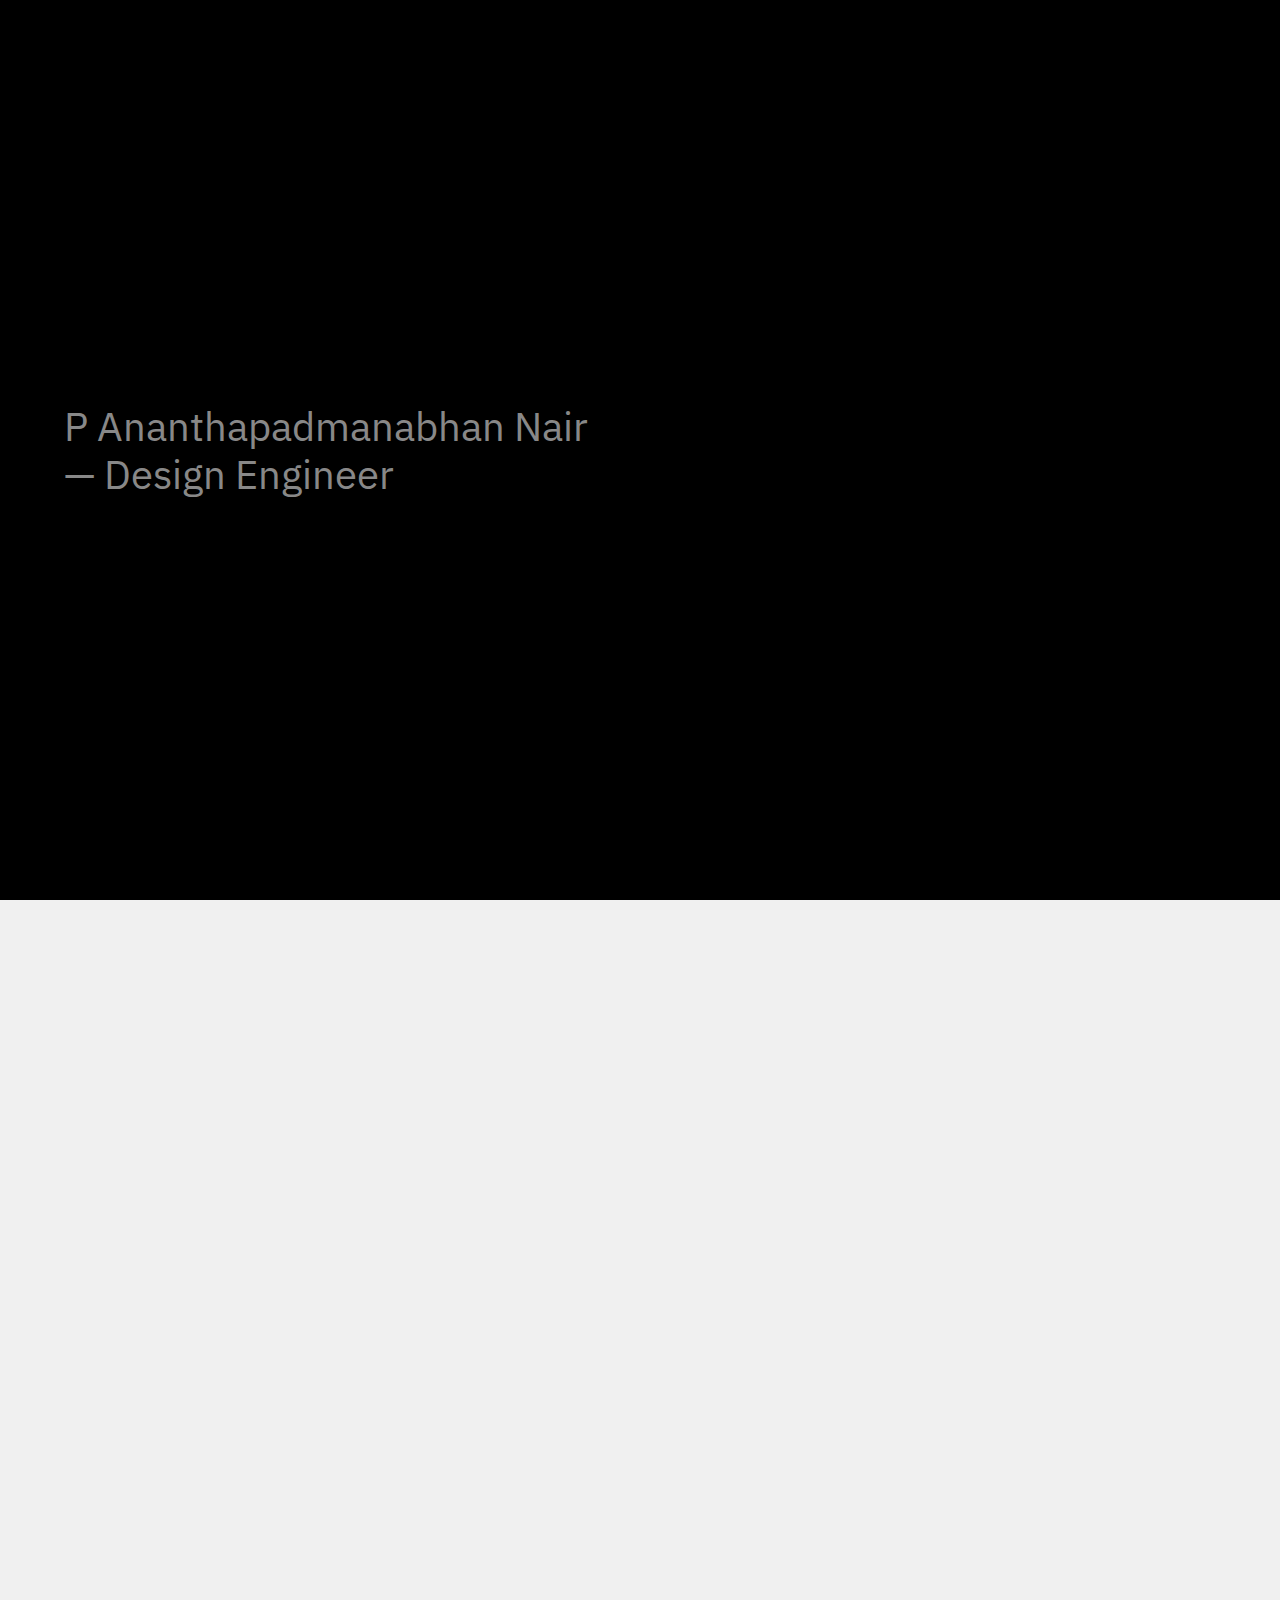
<file: index.html>
<!DOCTYPE html>
<html lang="en">

<head>
  <meta charset="UTF-8" />
  <meta name="viewport" content="width=device-width, initial-scale=1.0" />
  <title>P Ananthapadmanabhan Nair - UI/UX Designer & Front-End Developer</title>
  <meta name="description"
    content="The portfolio of P Ananthapadmanabhan Nair, a UI/UX Designer and Front-End Developer exploring the intersection of design, code, and AI." />
  <link rel="icon" type="image/png" href="images/ANANTHU2.png">

  <!-- Open Graph / Facebook -->
  <meta property="og:type" content="website" />
  <meta property="og:url" content="https://anxthu.github.io/my-portfolio/" />
  <meta property="og:title" content="P Ananthapadmanabhan Nair - UI/UX Designer & Front-End Developer" />
  <meta property="og:description"
    content="Exploring the intersection of design, code, and AI. View my projects and experiments." />
  <meta property="og:image" content="images/ANANTHU.png" />

  <!-- Twitter -->
  <meta property="twitter:card" content="summary_large_image" />
  <meta property="twitter:url" content="https://anxthu.github.io/my-portfolio/" />
  <meta property="twitter:title" content="P Ananthapadmanabhan Nair - UI/UX Designer & Front-End Developer" />
  <meta property="twitter:description"
    content="Exploring the intersection of design, code, and AI. View my projects and experiments." />
  <meta property="twitter:image" content="images/ANANTHU.png" />

  <!-- Google Fonts -->
  <link rel="preconnect" href="https://fonts.googleapis.com" />
  <link rel="preconnect" href="https://fonts.gstatic.com" crossorigin />
  <link
    href="https://fonts.googleapis.com/css2?family=Caveat:wght@400..700&family=IBM+Plex+Sans:wght@300;400;500;600&family=JetBrains+Mono:wght@400;500&family=Syne:wght@400..800&display=swap"
    rel="stylesheet" />

  <!-- CSS -->
  <link rel="stylesheet" href="styles.css?v=2" />

  <!-- JSON-LD Structured Data -->
  <script type="application/ld+json">
  {
    "@context": "https://schema.org",
    "@type": "Person",
    "name": "P Ananthapadmanabhan Nair",
    "jobTitle": "Design Engineer",
    "url": "https://anxthu.github.io/my-portfolio/",
    "sameAs": [
      "https://www.linkedin.com/in/ananthapadmanabhan-nair/",
      "https://www.instagram.com/a_xnthu.93/",
      "https://x.com/A_xnthu93"
    ],
    "address": {
      "@type": "PostalAddress",
      "addressLocality": "Bengaluru",
      "addressCountry": "IN"
    },
    "knowsAbout": ["UI/UX Design", "Frontend Development", "Human-Computer Interaction", "AI"]
  }
  </script>
</head>

<body>
  <div class="loader-screen">
    <div class="loader-text-container">
      <div class="loader-final-text">
        <div class="loader-name-final">P Ananthapadmanabhan Nair</div>
        <div class="loader-role-final">&mdash; Design Engineer</div>
      </div>
    </div>
  </div>
  <script>
    // Inline script to prevent FOUC (Flash of Unstyled Content)
    if (sessionStorage.getItem('hasSeenIntro')) {
      document.querySelector('.loader-screen').style.display = 'none';
      document.body.classList.add('loaded');
    }
  </script>

  <div class="main-content">
    <!-- Navigation -->
    <nav>
      <div class="container nav-content">
        <div class="nav-title">
          <span class="logo-prefix">P&nbsp;</span>
          <span class="logo-initial">A</span>
          <span class="logo-rest">nanthapadmanabhan Nair</span>
        </div>
        <div class="nav-info">
          <span>UI/UX Designer & Front-End Developer</span>
          <span id="time-status" class="time-status">Bengaluru, IN</span>
        </div>
        <div class="nav-actions">
          <!-- Resume Button -->
          <a href="resume-frontend.pdf" target="_blank" class="resume-btn magnetic">Resume</a>

          <!-- Theme Toggle -->
          <button class="theme-toggle magnetic" id="theme-toggle" aria-label="Toggle Theme">
            <svg width="20" height="20" viewBox="0 0 24 24" fill="none" stroke="currentColor" stroke-width="2"
              stroke-linecap="round" stroke-linejoin="round">
              <!-- Sun Icon -->
              <circle cx="12" cy="12" r="5"></circle>
              <line x1="12" y1="1" x2="12" y2="3"></line>
              <line x1="12" y1="21" x2="12" y2="23"></line>
              <line x1="4.22" y1="4.22" x2="5.64" y2="5.64"></line>
              <line x1="18.36" y1="18.36" x2="19.78" y2="19.78"></line>
              <line x1="1" y1="12" x2="3" y2="12"></line>
              <line x1="21" y1="12" x2="23" y2="12"></line>
              <line x1="4.22" y1="19.78" x2="5.64" y2="18.36"></line>
              <line x1="18.36" y1="5.64" x2="19.78" y2="4.22"></line>
            </svg>
          </button>
        </div>
      </div>
    </nav>

    <!-- MAIN -->
    <main>

      <!-- Hero / About Section -->
      <section class="about-section" id="about">
        <div class="container hero-layout">

          <!-- Sidebar List -->
          <div class="hero-sidebar">
            <div class="audience-list">
              <span class="active" data-target="anyone">For anyone</span>
              <span data-target="recruiters">Recruiters</span>
              <span data-target="directors">Design Directors</span>
              <span data-target="designers">Product Designers</span>
              <span data-target="managers">Product Managers</span>
              <span data-target="engineers">Engineers</span>
            </div>
          </div>

          <!-- Main Content -->
          <div class="hero-content">
            <div class="section-label">01 / Introduction</div>
            <h1 class="hero-text">
              I design and build digital experiences with the belief that technology should feel
              <span>thoughtful</span>,
              <span>expressive</span>, and <span>human</span>.
              <br><br>
              Currently exploring the intersection of design and AI at <a
                href="https://www.amrita.edu/program/btech-in-artificial-intelligence-and-data-science/"
                target="_blank">Amrita Vishwa Vidyapeetham</a>.
            </h1>
            <div class="skills-grid">
              <div class="skill-item">
                <h3>Design & Prototyping</h3>
                <p>Creating intuitive interfaces and interactions using Figma, experimenting with motion and
                  micro-interactions.</p>
              </div>
              <div class="skill-item">
                <h3>Frontend Development</h3>
                <p>Building responsive web experiences with HTML, CSS, JavaScript, and modern frameworks.</p>
              </div>
            </div>
          </div>

        </div>
      </section>

      <!-- Projects Section -->
      <section class="projects-section" id="projects">
        <div class="container">
          <div class="section-label">02 / Selected Works</div>

          <div class="bento-grid">
            <!-- Thinkspace -->
            <a href="thinkspace.html" class="bento-card large thinkspace-card">
              <div class="info">
                <h3>Thinkspace</h3>
                <p>AI-Driven Interface Design</p>
              </div>
            </a>

            <!-- VibeKit -->
            <a href="vibekit.html" class="bento-card tall vibekit-card">
              <div class="info">
                <h3>VibeKit</h3>
                <p>Motion & Microinteraction Library</p>
              </div>
            </a>

            <!-- Jute & Co -->
            <a href="jute-and-co.html" class="bento-card gradient-6 jute-card">
              <div class="info">
                <h3>Jute & Co</h3>
                <p>Sustainable E-commerce</p>
              </div>
            </a>

            <!-- LeftoverLoop -->
            <a href="leftoverloop.html" class="bento-card gradient-3 leftoverloop-card">
              <div class="badge">In Development</div>
              <div class="info">
                <h3>LeftoverLoop</h3>
                <p>Food Rescue Platform</p>
              </div>
            </a>

            <!-- Echo -->
            <a href="echo.html" class="bento-card wide echo-card">
              <div class="info">
                <h3>Echo</h3>
                <p>Voice Interface Prototype</p>
              </div>
            </a>
          </div>
        </div>
      </section>

      <!-- Personal Section -->
      <section class="personal-about" id="personal">
        <div class="container">
          <div class="section-label">03 / About Me</div>
          <div class="personal-grid">
            <div class="personal-text">
              <p>
                I’m <strong>P Ananthapadmanabhan Nair</strong> — a designer, developer, and lifelong learner who
                believes
                that design isn’t just about how things look, but how they make people feel.
              </p>
              <p>
                I’ve always been fascinated by the space where logic meets emotion — where code can create art, and
                design
                can express intelligence.
              </p>
              <p>
                Beyond work, I spend a lot of time sketching, tinkering with new tools. I’m the kind of person who
                notices
                micro-interactions in everyday life — the way a door handle feels, the pause in a conversation.
              </p>
              <p>
                At heart, I’m just someone who loves making things — things that mean something, feel honest, and bring
                a
                bit of clarity to the noise.
              </p>
            </div>
            <div class="personal-image">
              <img src="images/ponmudi.png" alt="Ananthapadmanabhan Nair" />
            </div>
          </div>
        </div>
      </section>

    </main>

    <!-- Footer -->
    <footer>
      <div class="container footer-content">
        <div>
          <div style="margin-bottom: 1rem; color: var(--text-primary); font-weight: 600;">P Ananthapadmanabhan Nair
          </div>
          <div style="font-family: var(--font-mono); font-size: 0.8rem; color: var(--text-muted);">Last updated Jan
            2026
          </div>
        </div>

        <div class="footer-links">
          <a href="https://www.linkedin.com/in/ananthapadmanabhan-nair/" target="_blank" aria-label="LinkedIn">
            <img src="images/linkedin.png" alt="LinkedIn" class="social-icon">
          </a>
          <a href="https://www.instagram.com/a_xnthu.93/" target="_blank" aria-label="Instagram">
            <img src="images/instagram.png" alt="Instagram" class="social-icon">
          </a>
          <a href="https://x.com/A_xnthu93" target="_blank" aria-label="Twitter">
            <img src="images/twitter.png" alt="Twitter" class="social-icon">
          </a>
          <a href="mailto:ananthupublications@gmail.com" target="_blank" aria-label="Email">
            <img src="images/email.png" alt="Email" class="social-icon">
          </a>
        </div>
      </div>
    </footer>
  </div>

  <script src="script.js"></script>
</body>

</html>
</file>
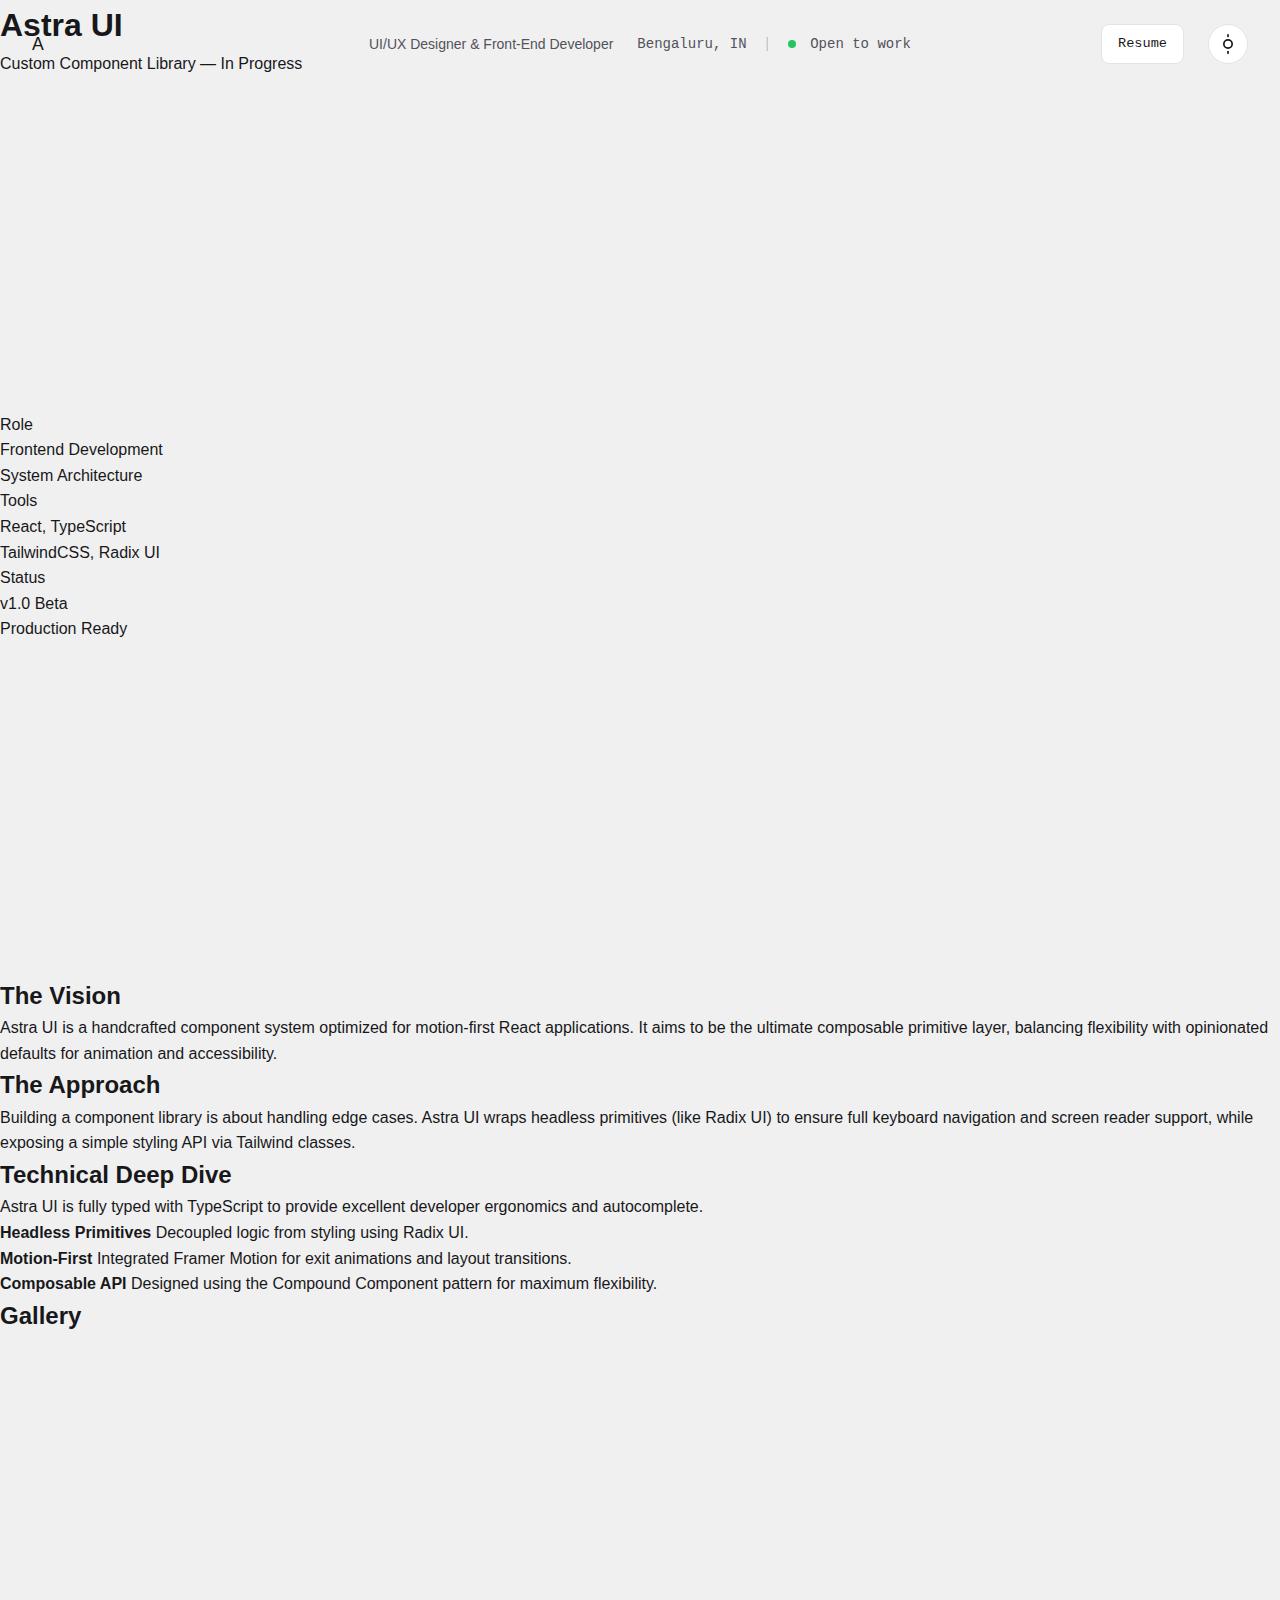
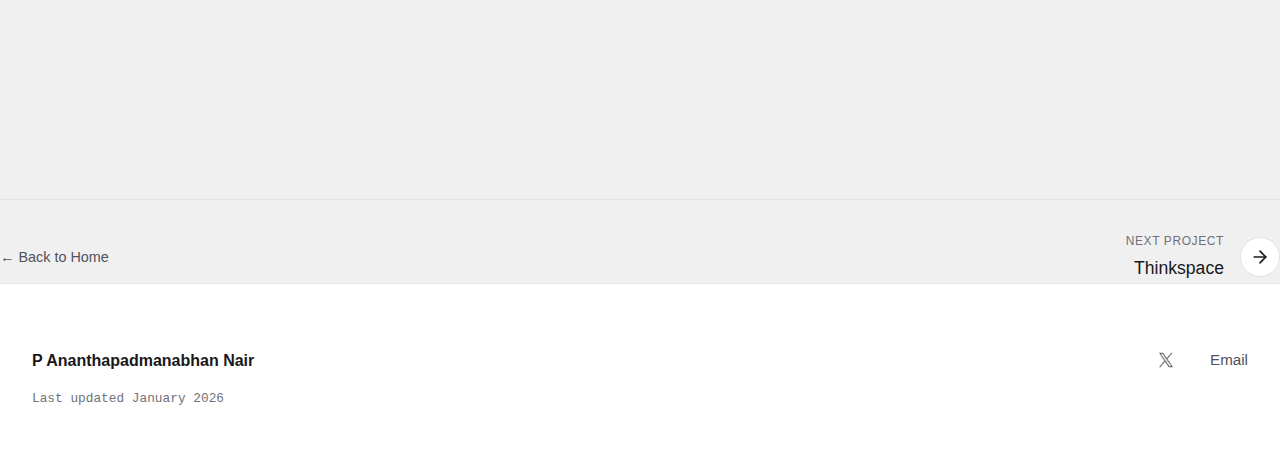
<file: astra-ui.html>
<!DOCTYPE html>
<html lang="en">

<head>
  <meta charset="UTF-8" />
  <meta name="viewport" content="width=device-width, initial-scale=1.0" />
  <title>Astra UI — P Ananthapadmanabhan Nair</title>
  <link rel="stylesheet" href="styles.css" />
</head>

<body>
  <div class="main-content">
    <nav>
      <div class="container nav-content">
        <div class="nav-title">
          <span class="logo-prefix">P&nbsp;</span>
          <span class="logo-initial">A</span>
          <span class="logo-rest">nanthapadmanabhan Nair</span>
        </div>
        <div class="nav-info">
          <span>UI/UX Designer & Front-End Developer</span>
          <span id="time-status" class="time-status">Bengaluru, IN</span>
        </div>
        <div class="nav-actions">
          <a href="myresume.pdf" target="_blank" class="resume-btn magnetic">Resume</a>
          <button class="theme-toggle magnetic" id="theme-toggle" aria-label="Toggle Theme">
            <svg width="20" height="20" viewBox="0 0 24 24" fill="none" stroke="currentColor" stroke-width="2"
              stroke-linecap="round" stroke-linejoin="round">
              <circle cx="12" cy="12" r="5"></circle>
              <line x1="12" y1="1" x2="12" y2="3"></line>
              <line x1="12" y1="21" x2="12" y2="23"></line>
            </svg>
          </button>
        </div>
      </div>
    </nav>

    <main class="project-page">
      <header class="project-header">
        <h1 class="project-title">Astra UI</h1>
        <p class="project-subtitle">Custom Component Library — In Progress</p>
      </header>

      <div class="project-hero-media"></div>

      <section class="project-stats">
        <div class="stat-card">
          <div class="stat-label">Role</div>
          <div class="stat-value">Frontend Development<br>System Architecture</div>
        </div>
        <div class="stat-card">
          <div class="stat-label">Tools</div>
          <div class="stat-value">React, TypeScript<br>TailwindCSS, Radix UI</div>
        </div>
        <div class="stat-card">
          <div class="stat-label">Status</div>
          <div class="stat-value">v1.0 Beta<br>Production Ready</div>
        </div>
      </section>

      <article class="project-content">
        <div class="section-block">
          <h2 class="section-title">The Vision</h2>
          <p class="section-text">
            Astra UI is a handcrafted component system optimized for motion-first React applications. It aims to be the
            ultimate composable primitive layer, balancing flexibility with opinionated defaults for animation and
            accessibility.
          </p>
        </div>

        <div class="section-block">
          <h2 class="section-title">The Approach</h2>
          <p class="section-text">
            Building a component library is about handling edge cases. Astra UI wraps headless primitives (like Radix
            UI)
            to ensure full keyboard navigation and screen reader support, while exposing a simple styling API via
            Tailwind
            classes.
          </p>
        </div>

        <div class="section-block">
          <h2 class="section-title">Technical Deep Dive</h2>
          <p class="section-text">
            Astra UI is fully typed with TypeScript to provide excellent developer ergonomics and autocomplete.
          </p>
          <ul class="highlights-list">
            <li>
              <strong>Headless Primitives</strong>
              <span>Decoupled logic from styling using Radix UI.</span>
            </li>
            <li>
              <strong>Motion-First</strong>
              <span>Integrated Framer Motion for exit animations and layout transitions.</span>
            </li>
            <li>
              <strong>Composable API</strong>
              <span>Designed using the Compound Component pattern for maximum flexibility.</span>
            </li>
          </ul>
        </div>

        <h2 class="section-title">Gallery</h2>
        <div class="project-gallery">
          <div class="gallery-img" style="height: 400px;"></div>
        </div>

        <div class="project-navigation"
          style="margin-top: 4rem; display: flex; justify-content: space-between; align-items: center; border-top: 1px solid var(--border); padding-top: 2rem;">
          <a href="index.html"
            style="color: var(--text-secondary); text-decoration: none; font-size: 0.9rem; transition: color 0.2s;">←
            Back to Home</a>

          <a href="thinkspace.html" class="next-project-link"
            style="display: flex; align-items: center; gap: 1rem; text-decoration: none;">
            <div style="text-align: right;">
              <div
                style="font-size: 0.75rem; color: var(--text-muted); text-transform: uppercase; letter-spacing: 0.05em; margin-bottom: 0.2rem;">
                Next Project</div>
              <div style="font-size: 1.1rem; font-weight: 500; color: var(--text-primary);">Thinkspace</div>
            </div>
            <div
              style="width: 40px; height: 40px; border: 1px solid var(--border); border-radius: 50%; display: flex; align-items: center; justify-content: center; transition: all 0.2s; background: var(--bg-secondary);">
              <svg width="20" height="20" viewBox="0 0 24 24" fill="none" stroke="currentColor" stroke-width="2"
                stroke-linecap="round" stroke-linejoin="round" style="color: var(--text-primary);">
                <line x1="5" y1="12" x2="19" y2="12"></line>
                <polyline points="12 5 19 12 12 19"></polyline>
              </svg>
            </div>
          </a>
        </div>
      </article>
    </main>

    <footer>
      <div class="container footer-content">
        <div>
          <div style="margin-bottom: 1rem; color: var(--text-primary); font-weight: 600;">P Ananthapadmanabhan Nair
          </div>
          <div style="font-family: var(--font-mono); font-size: 0.8rem; color: var(--text-muted);">Last updated January
            2026</div>
        </div>
        <div class="footer-links">
          <a href="https://www.linkedin.com/in/ananthapadmanabhan-nair/" target="_blank"><img src="images/linkedin.png"
              class="social-icon"></a>
          <a href="https://www.instagram.com/a_xnthu.93/" target="_blank"><img src="images/instagram.png"
              class="social-icon"></a>
          <a href="https://x.com/A_xnthu93" target="_blank"><img src="images/twitter.png" class="social-icon"></a>
          <a href="mailto:ananthupublications@gmail.com">Email</a>
        </div>
      </div>
    </footer>
  </div>
  <script src="script.js"></script>
</body>

</html>
</file>
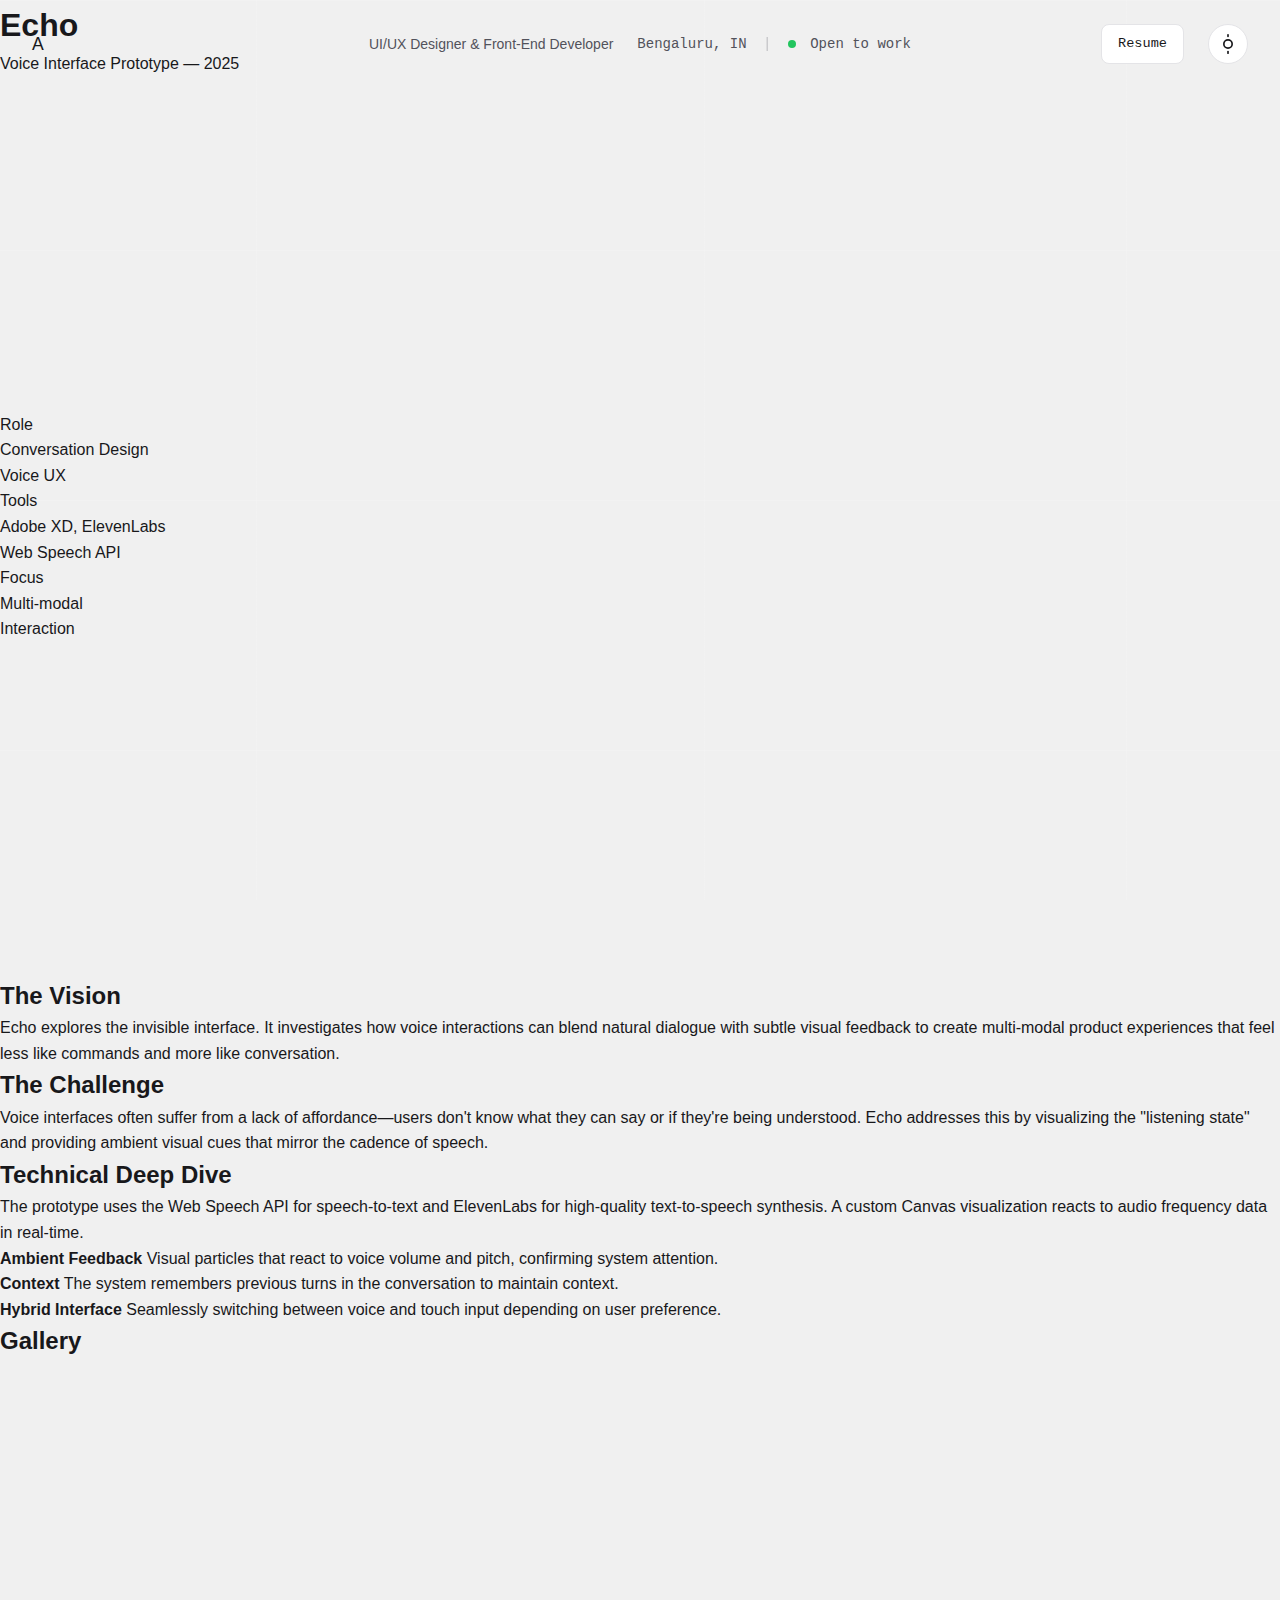
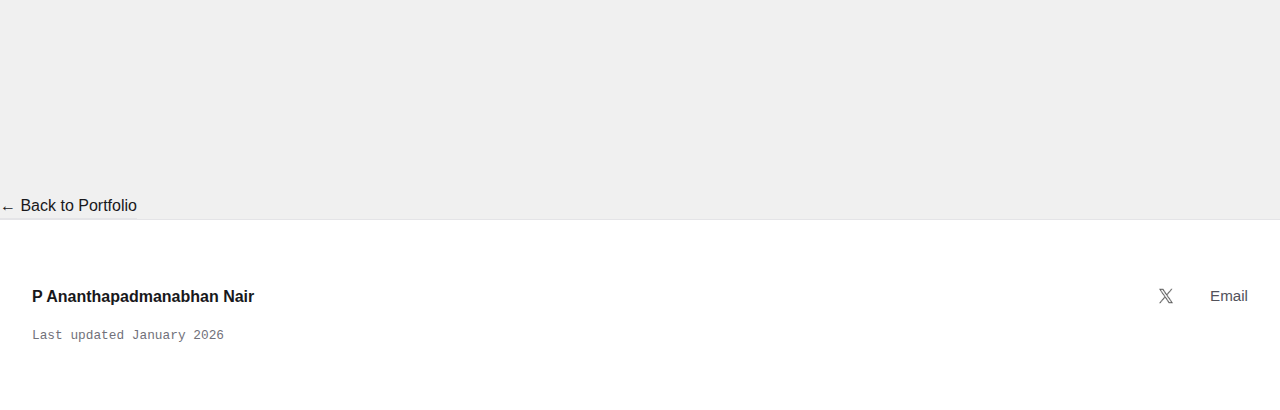
<file: echo.html>
<!DOCTYPE html>
<html lang="en">

<head>
    <meta charset="UTF-8" />
    <meta name="viewport" content="width=device-width, initial-scale=1.0" />
    <title>Echo — P Ananthapadmanabhan Nair</title>
    <link rel="stylesheet" href="styles.css" />
</head>

<body>
    <div class="main-content">
        <nav>
            <div class="container nav-content">
                <div class="nav-title">
                    <span class="logo-prefix">P&nbsp;</span>
                    <span class="logo-initial">A</span>
                    <span class="logo-rest">nanthapadmanabhan Nair</span>
                </div>
                <div class="nav-info">
                    <span>UI/UX Designer & Front-End Developer</span>
                    <span id="time-status" class="time-status">Bengaluru, IN</span>
                </div>
                <div class="nav-actions">
                    <a href="myresume.pdf" target="_blank" class="resume-btn magnetic">Resume</a>
                    <button class="theme-toggle magnetic" id="theme-toggle" aria-label="Toggle Theme">
                        <svg width="20" height="20" viewBox="0 0 24 24" fill="none" stroke="currentColor"
                            stroke-width="2" stroke-linecap="round" stroke-linejoin="round">
                            <circle cx="12" cy="12" r="5"></circle>
                            <line x1="12" y1="1" x2="12" y2="3"></line>
                            <line x1="12" y1="21" x2="12" y2="23"></line>
                        </svg>
                    </button>
                </div>
            </div>
        </nav>

        <main class="project-page">
            <header class="project-header">
                <h1 class="project-title">Echo</h1>
                <p class="project-subtitle">Voice Interface Prototype — 2025</p>
            </header>

            <div class="project-hero-media"></div>

            <section class="project-stats">
                <div class="stat-card">
                    <div class="stat-label">Role</div>
                    <div class="stat-value">Conversation Design<br>Voice UX</div>
                </div>
                <div class="stat-card">
                    <div class="stat-label">Tools</div>
                    <div class="stat-value">Adobe XD, ElevenLabs<br>Web Speech API</div>
                </div>
                <div class="stat-card">
                    <div class="stat-label">Focus</div>
                    <div class="stat-value">Multi-modal<br>Interaction</div>
                </div>
            </section>

            <article class="project-content">
                <div class="section-block">
                    <h2 class="section-title">The Vision</h2>
                    <p class="section-text">
                        Echo explores the invisible interface. It investigates how voice interactions can blend natural
                        dialogue with
                        subtle visual feedback to create multi-modal product experiences that feel less like commands
                        and more like
                        conversation.
                    </p>
                </div>

                <div class="section-block">
                    <h2 class="section-title">The Challenge</h2>
                    <p class="section-text">
                        Voice interfaces often suffer from a lack of affordance—users don't know what they can say or if
                        they're being
                        understood. Echo addresses this by visualizing the "listening state" and providing ambient
                        visual cues that
                        mirror the cadence of speech.
                    </p>
                </div>

                <div class="section-block">
                    <h2 class="section-title">Technical Deep Dive</h2>
                    <p class="section-text">
                        The prototype uses the Web Speech API for speech-to-text and ElevenLabs for high-quality
                        text-to-speech
                        synthesis. A custom Canvas visualization reacts to audio frequency data in real-time.
                    </p>
                    <ul class="highlights-list">
                        <li>
                            <strong>Ambient Feedback</strong>
                            <span>Visual particles that react to voice volume and pitch, confirming system
                                attention.</span>
                        </li>
                        <li>
                            <strong>Context</strong>
                            <span>The system remembers previous turns in the conversation to maintain context.</span>
                        </li>
                        <li>
                            <strong>Hybrid Interface</strong>
                            <span>Seamlessly switching between voice and touch input depending on user
                                preference.</span>
                        </li>
                    </ul>
                </div>

                <h2 class="section-title">Gallery</h2>
                <div class="project-gallery">
                    <div class="gallery-img" style="height: 400px;"></div>
                </div>

                <a href="index.html"
                    style="display: inline-block; margin-top: 2rem; color: var(--text-primary); text-decoration: none; border-bottom: 1px solid var(--border);">←
                    Back to Portfolio</a>
            </article>
        </main>

        <footer>
            <div class="container footer-content">
                <div>
                    <div style="margin-bottom: 1rem; color: var(--text-primary); font-weight: 600;">P Ananthapadmanabhan
                        Nair</div>
                    <div style="font-family: var(--font-mono); font-size: 0.8rem; color: var(--text-muted);">Last
                        updated January 2026</div>
                </div>
                <div class="footer-links">
                    <a href="https://www.linkedin.com/in/ananthapadmanabhan-nair/" target="_blank"><img
                            src="images/linkedin.png" class="social-icon"></a>
                    <a href="https://www.instagram.com/a_xnthu.93/" target="_blank"><img src="images/instagram.png"
                            class="social-icon"></a>
                    <a href="https://x.com/A_xnthu93" target="_blank"><img src="images/twitter.png"
                            class="social-icon"></a>
                    <a href="mailto:ananthupublications@gmail.com">Email</a>
                </div>
            </div>
        </footer>
    </div>
    <script src="script.js"></script>
</body>

</html>
</file>
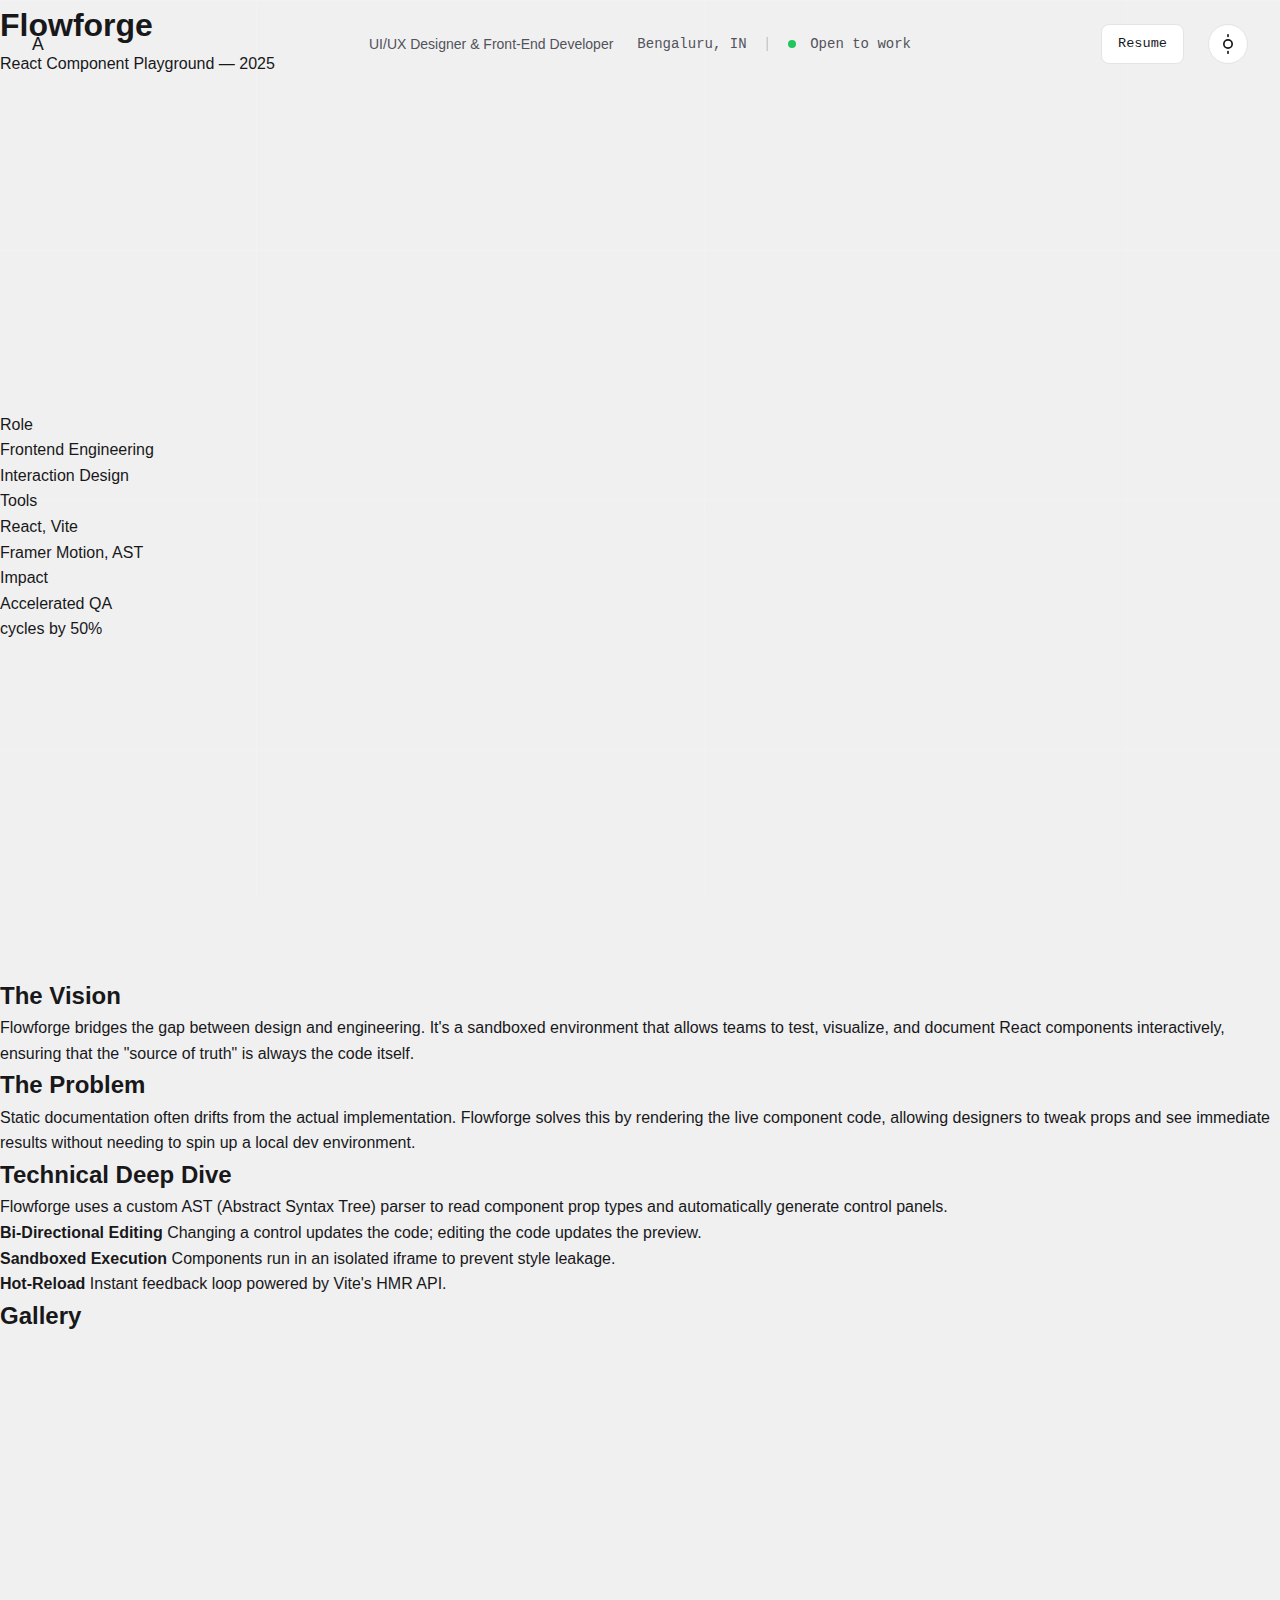
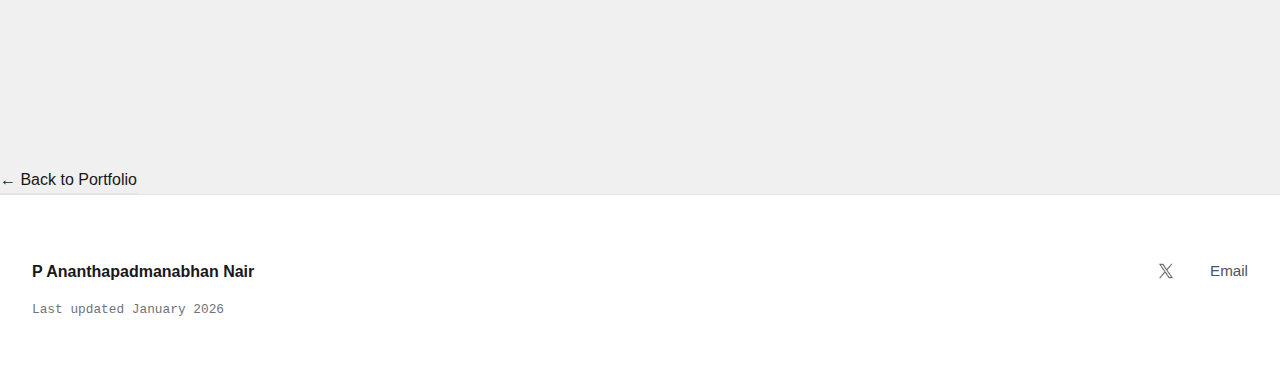
<file: flowforge.html>
<!DOCTYPE html>
<html lang="en">

<head>
  <meta charset="UTF-8" />
  <meta name="viewport" content="width=device-width, initial-scale=1.0" />
  <title>Flowforge — P Ananthapadmanabhan Nair</title>
  <link rel="stylesheet" href="styles.css" />
</head>

<body>
  <div class="main-content">
    <nav>
      <div class="container nav-content">
        <div class="nav-title">
          <span class="logo-prefix">P&nbsp;</span>
          <span class="logo-initial">A</span>
          <span class="logo-rest">nanthapadmanabhan Nair</span>
        </div>
        <div class="nav-info">
          <span>UI/UX Designer & Front-End Developer</span>
          <span id="time-status" class="time-status">Bengaluru, IN</span>
        </div>
        <div class="nav-actions">
          <a href="myresume.pdf" target="_blank" class="resume-btn magnetic">Resume</a>
          <button class="theme-toggle magnetic" id="theme-toggle" aria-label="Toggle Theme">
            <svg width="20" height="20" viewBox="0 0 24 24" fill="none" stroke="currentColor" stroke-width="2"
              stroke-linecap="round" stroke-linejoin="round">
              <circle cx="12" cy="12" r="5"></circle>
              <line x1="12" y1="1" x2="12" y2="3"></line>
              <line x1="12" y1="21" x2="12" y2="23"></line>
            </svg>
          </button>
        </div>
      </div>
    </nav>

    <main class="project-page">
      <header class="project-header">
        <h1 class="project-title">Flowforge</h1>
        <p class="project-subtitle">React Component Playground — 2025</p>
      </header>

      <div class="project-hero-media"></div>

      <section class="project-stats">
        <div class="stat-card">
          <div class="stat-label">Role</div>
          <div class="stat-value">Frontend Engineering<br>Interaction Design</div>
        </div>
        <div class="stat-card">
          <div class="stat-label">Tools</div>
          <div class="stat-value">React, Vite<br>Framer Motion, AST</div>
        </div>
        <div class="stat-card">
          <div class="stat-label">Impact</div>
          <div class="stat-value">Accelerated QA<br>cycles by 50%</div>
        </div>
      </section>

      <article class="project-content">
        <div class="section-block">
          <h2 class="section-title">The Vision</h2>
          <p class="section-text">
            Flowforge bridges the gap between design and engineering. It's a sandboxed environment that allows teams to
            test, visualize, and document React components interactively, ensuring that the "source of truth" is always
            the
            code itself.
          </p>
        </div>

        <div class="section-block">
          <h2 class="section-title">The Problem</h2>
          <p class="section-text">
            Static documentation often drifts from the actual implementation. Flowforge solves this by rendering the
            live
            component code, allowing designers to tweak props and see immediate results without needing to spin up a
            local
            dev environment.
          </p>
        </div>

        <div class="section-block">
          <h2 class="section-title">Technical Deep Dive</h2>
          <p class="section-text">
            Flowforge uses a custom AST (Abstract Syntax Tree) parser to read component prop types and automatically
            generate control panels.
          </p>
          <ul class="highlights-list">
            <li>
              <strong>Bi-Directional Editing</strong>
              <span>Changing a control updates the code; editing the code updates the preview.</span>
            </li>
            <li>
              <strong>Sandboxed Execution</strong>
              <span>Components run in an isolated iframe to prevent style leakage.</span>
            </li>
            <li>
              <strong>Hot-Reload</strong>
              <span>Instant feedback loop powered by Vite's HMR API.</span>
            </li>
          </ul>
        </div>

        <h2 class="section-title">Gallery</h2>
        <div class="project-gallery">
          <div class="gallery-img" style="height: 400px;"></div>
        </div>

        <a href="index.html"
          style="display: inline-block; margin-top: 2rem; color: var(--text-primary); text-decoration: none; border-bottom: 1px solid var(--border);">←
          Back to Portfolio</a>
      </article>
    </main>

    <footer>
      <div class="container footer-content">
        <div>
          <div style="margin-bottom: 1rem; color: var(--text-primary); font-weight: 600;">P Ananthapadmanabhan Nair
          </div>
          <div style="font-family: var(--font-mono); font-size: 0.8rem; color: var(--text-muted);">Last updated January
            2026</div>
        </div>
        <div class="footer-links">
          <a href="https://www.linkedin.com/in/ananthapadmanabhan-nair/" target="_blank"><img src="images/linkedin.png"
              class="social-icon"></a>
          <a href="https://www.instagram.com/a_xnthu.93/" target="_blank"><img src="images/instagram.png"
              class="social-icon"></a>
          <a href="https://x.com/A_xnthu93" target="_blank"><img src="images/twitter.png" class="social-icon"></a>
          <a href="mailto:ananthupublications@gmail.com">Email</a>
        </div>
      </div>
    </footer>
  </div>
  <script src="script.js"></script>
</body>

</html>
</file>
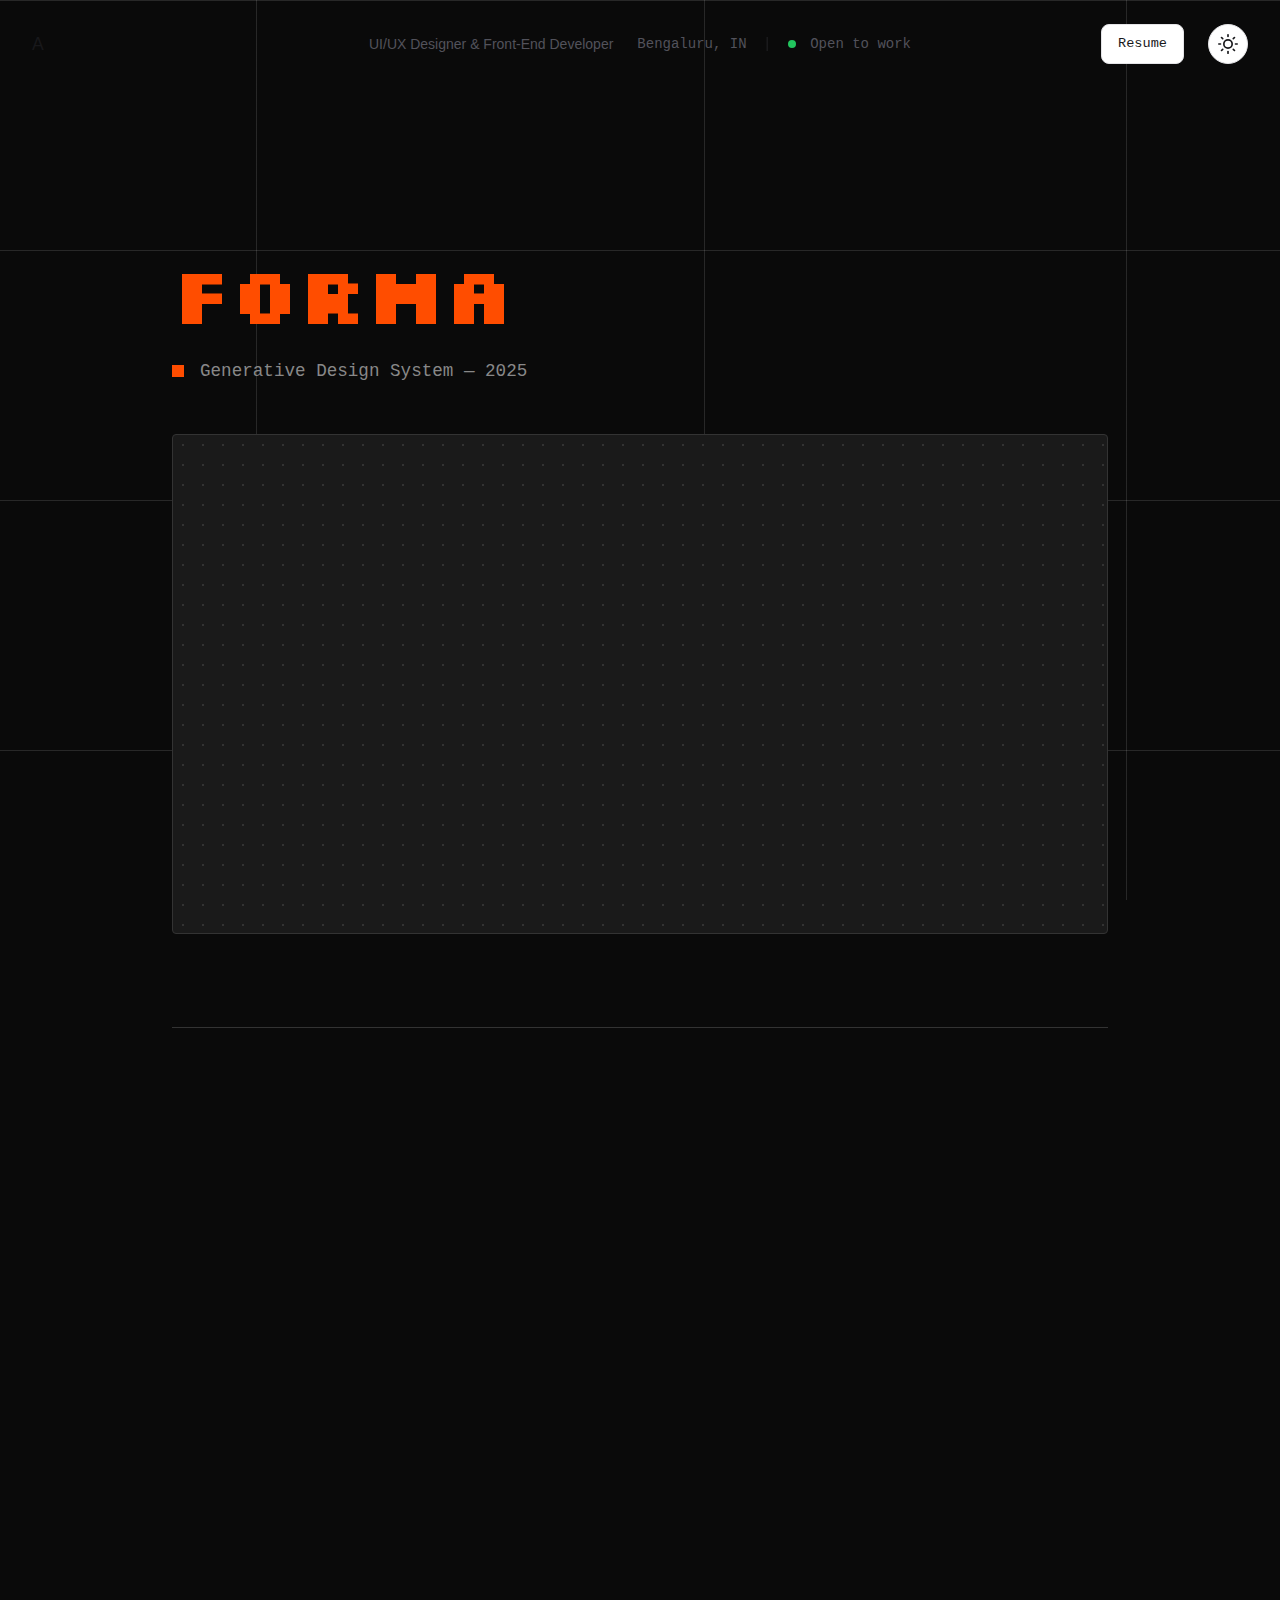
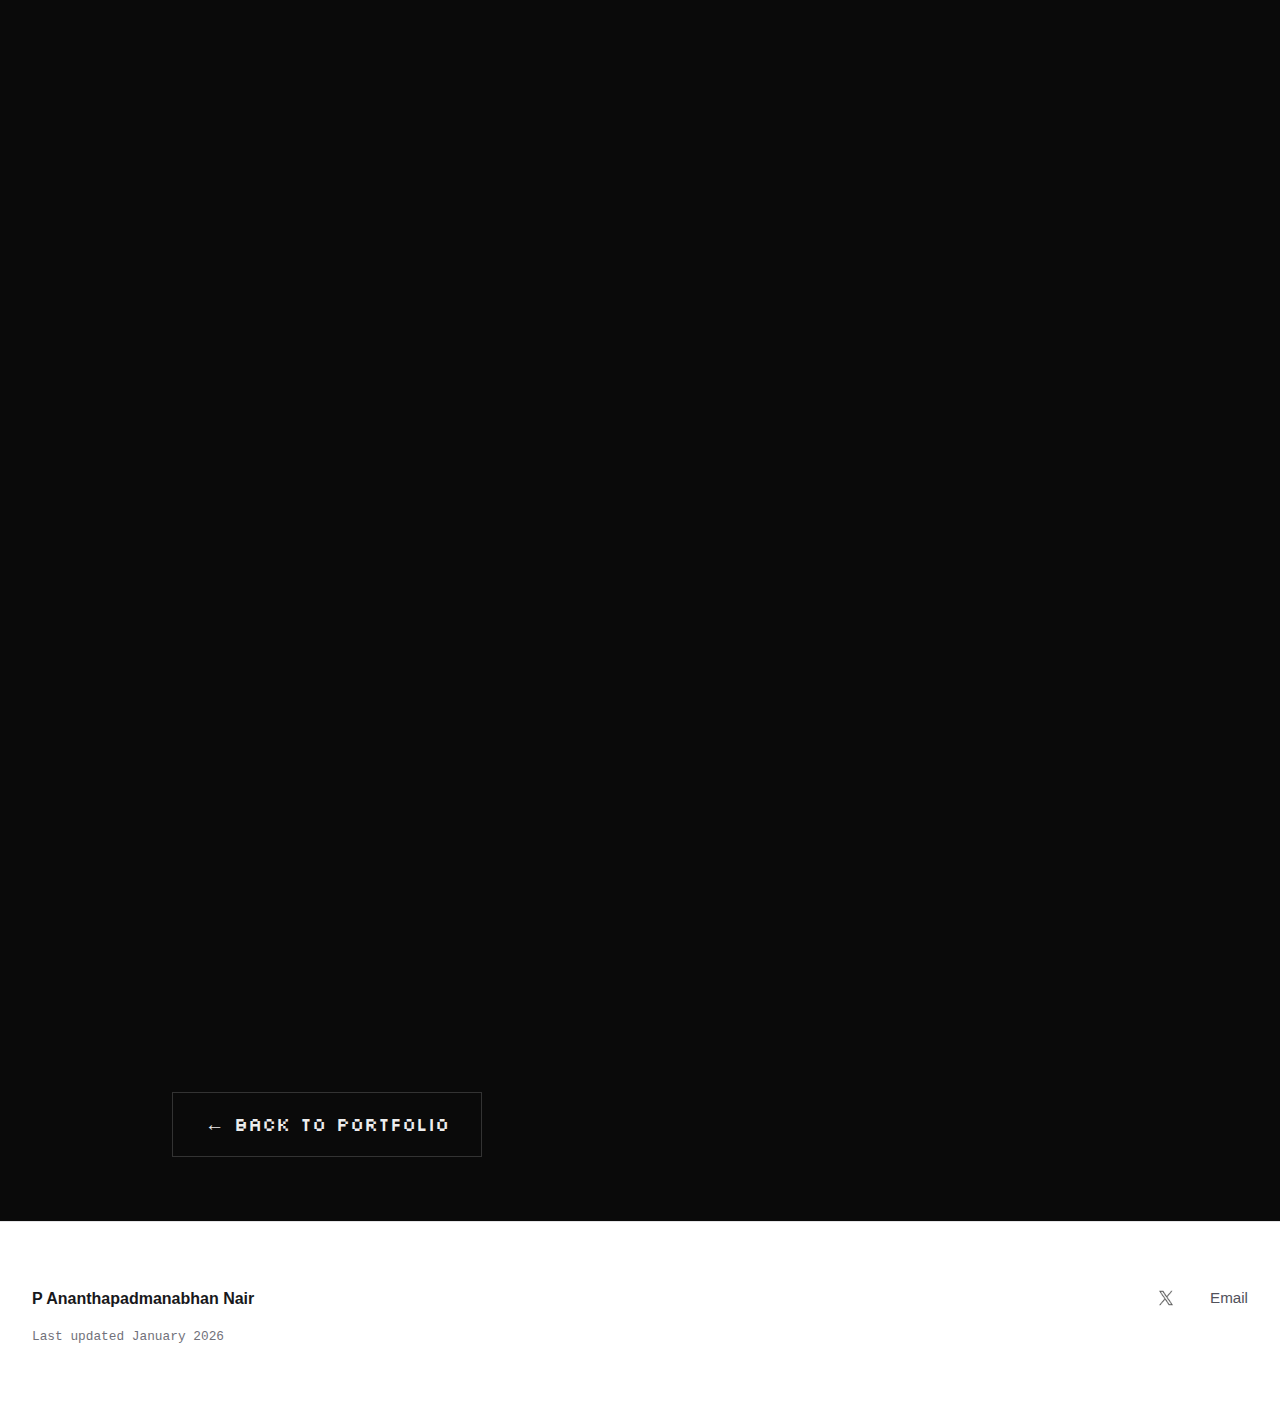
<file: forma.html>
<!DOCTYPE html>
<html lang="en">

<head>
    <meta charset="UTF-8">
    <meta name="viewport" content="width=device-width,initial-scale=1.0">
    <title>Forma — P Ananthapadmanabhan Nair</title>
    <link rel="stylesheet" href="styles.css">
    <link rel="stylesheet" href="forma.css">
</head>

<body>


    <div class="main-content">
        <nav>
            <div class="container nav-content">
                <div class="nav-title">
                    <span class="logo-prefix">P&nbsp;</span>
                    <span class="logo-initial">A</span>
                    <span class="logo-rest">nanthapadmanabhan Nair</span>
                </div>
                <div class="nav-info">
                    <span>UI/UX Designer & Front-End Developer</span>
                    <span id="time-status" class="time-status">Bengaluru, IN</span>
                </div>
                <div class="nav-actions">
                    <!-- Resume Button -->
                    <a href="myresume.pdf" target="_blank" class="resume-btn magnetic">Resume</a>

                    <!-- Theme Toggle -->
                    <button class="theme-toggle magnetic" id="theme-toggle" aria-label="Toggle Theme">
                        <svg width="20" height="20" viewBox="0 0 24 24" fill="none" stroke="currentColor"
                            stroke-width="2" stroke-linecap="round" stroke-linejoin="round">
                            <!-- Sun Icon -->
                            <circle cx="12" cy="12" r="5"></circle>
                            <line x1="12" y1="1" x2="12" y2="3"></line>
                            <line x1="12" y1="21" x2="12" y2="23"></line>
                            <line x1="4.22" y1="4.22" x2="5.64" y2="5.64"></line>
                            <line x1="18.36" y1="18.36" x2="19.78" y2="19.78"></line>
                            <line x1="1" y1="12" x2="3" y2="12"></line>
                            <line x1="21" y1="12" x2="23" y2="12"></line>
                            <line x1="4.22" y1="19.78" x2="5.64" y2="18.36"></line>
                            <line x1="18.36" y1="5.64" x2="19.78" y2="4.22"></line>
                        </svg>
                    </button>
                </div>
            </div>
        </nav>

        <main class="container project-page">
            <section class="project-hero">
                <h1 class="project-name">Forma</h1>
                <p class="project-meta">Generative Design System — 2025</p>
                <div class="hero-image"></div>
            </section>

            <section class="project-overview">
                <h2>The Vision</h2>
                <p>Forma is a design language system that explores the concept of "living tokens." Instead of static
                    values,
                    Forma uses parameterized style definitions and AI-assisted theme creation to build scalable,
                    evolving
                    design libraries.</p>
            </section>

            <section class="project-overview">
                <h2>The Problem</h2>
                <p>Maintaining consistency across large-scale applications is difficult. Manual updates to design tokens
                    often lead to fragmentation. Forma solves this by treating the design system as a codebase that can
                    be
                    refactored and evolved programmatically.</p>
            </section>

            <section class="project-details">
                <div class="detail">
                    <h3>Role</h3>
                    <p>System Design, Frontend Engineering</p>
                </div>
                <div class="detail">
                    <h3>Tools</h3>
                    <p>React, Figma Tokens, Style Dictionary</p>
                </div>
                <div class="detail">
                    <h3>Outcome</h3>
                    <p>Reduced design debt by 40%</p>
                </div>
            </section>

            <section class="project-highlights">
                <h2>Technical Deep Dive</h2>
                <p style="color: var(--p-text-muted); font-size: 1.1rem; margin-bottom: 2rem;">
                    Forma uses a custom build pipeline that transforms abstract design tokens into platform-specific
                    artifacts (CSS variables, iOS JSON, Android XML).
                </p>
                <ul>
                    <li><strong>Generative Rules</strong>: Algorithms that automatically generate accessible color
                        palettes
                        from a single base color.</li>
                    <li><strong>Live Preview Editor</strong>: A React-based playground for real-time component theming
                        and
                        stress testing.</li>
                    <li><strong>Automated Handoff</strong>: CI/CD pipeline that syncs Figma tokens directly to the
                        production codebase.</li>
                </ul>
            </section>

            <section class="project-gallery">
                <div class="gallery-item"></div>
                <div class="gallery-item"></div>
            </section>
            <a href="index.html" class="back-link">← Back to Portfolio</a>
        </main>

        <footer>
            <div class="container footer-content">
                <div>
                    <div style="margin-bottom: 1rem; color: var(--text-primary); font-weight: 600;">P Ananthapadmanabhan
                        Nair</div>
                    <div style="font-family: var(--font-mono); font-size: 0.8rem; color: var(--text-muted);">Last
                        updated January 2026</div>
                </div>

                <div class="footer-links">
                    <a href="https://www.linkedin.com/in/ananthapadmanabhan-nair/" target="_blank"
                        aria-label="LinkedIn">
                        <img src="images/linkedin.png" alt="LinkedIn" class="social-icon">
                    </a>
                    <a href="https://www.instagram.com/a_xnthu.93/" target="_blank" aria-label="Instagram">
                        <img src="images/instagram.png" alt="Instagram" class="social-icon">
                    </a>
                    <a href="https://x.com/A_xnthu93" target="_blank" aria-label="Twitter">
                        <img src="images/twitter.png" alt="Twitter" class="social-icon">
                    </a>
                    <a href="mailto:ananthupublications@gmail.com">Email</a>
                </div>
            </div>
        </footer>
    </div>
    <script src="script.js"></script>
</body>

</html>
</file>
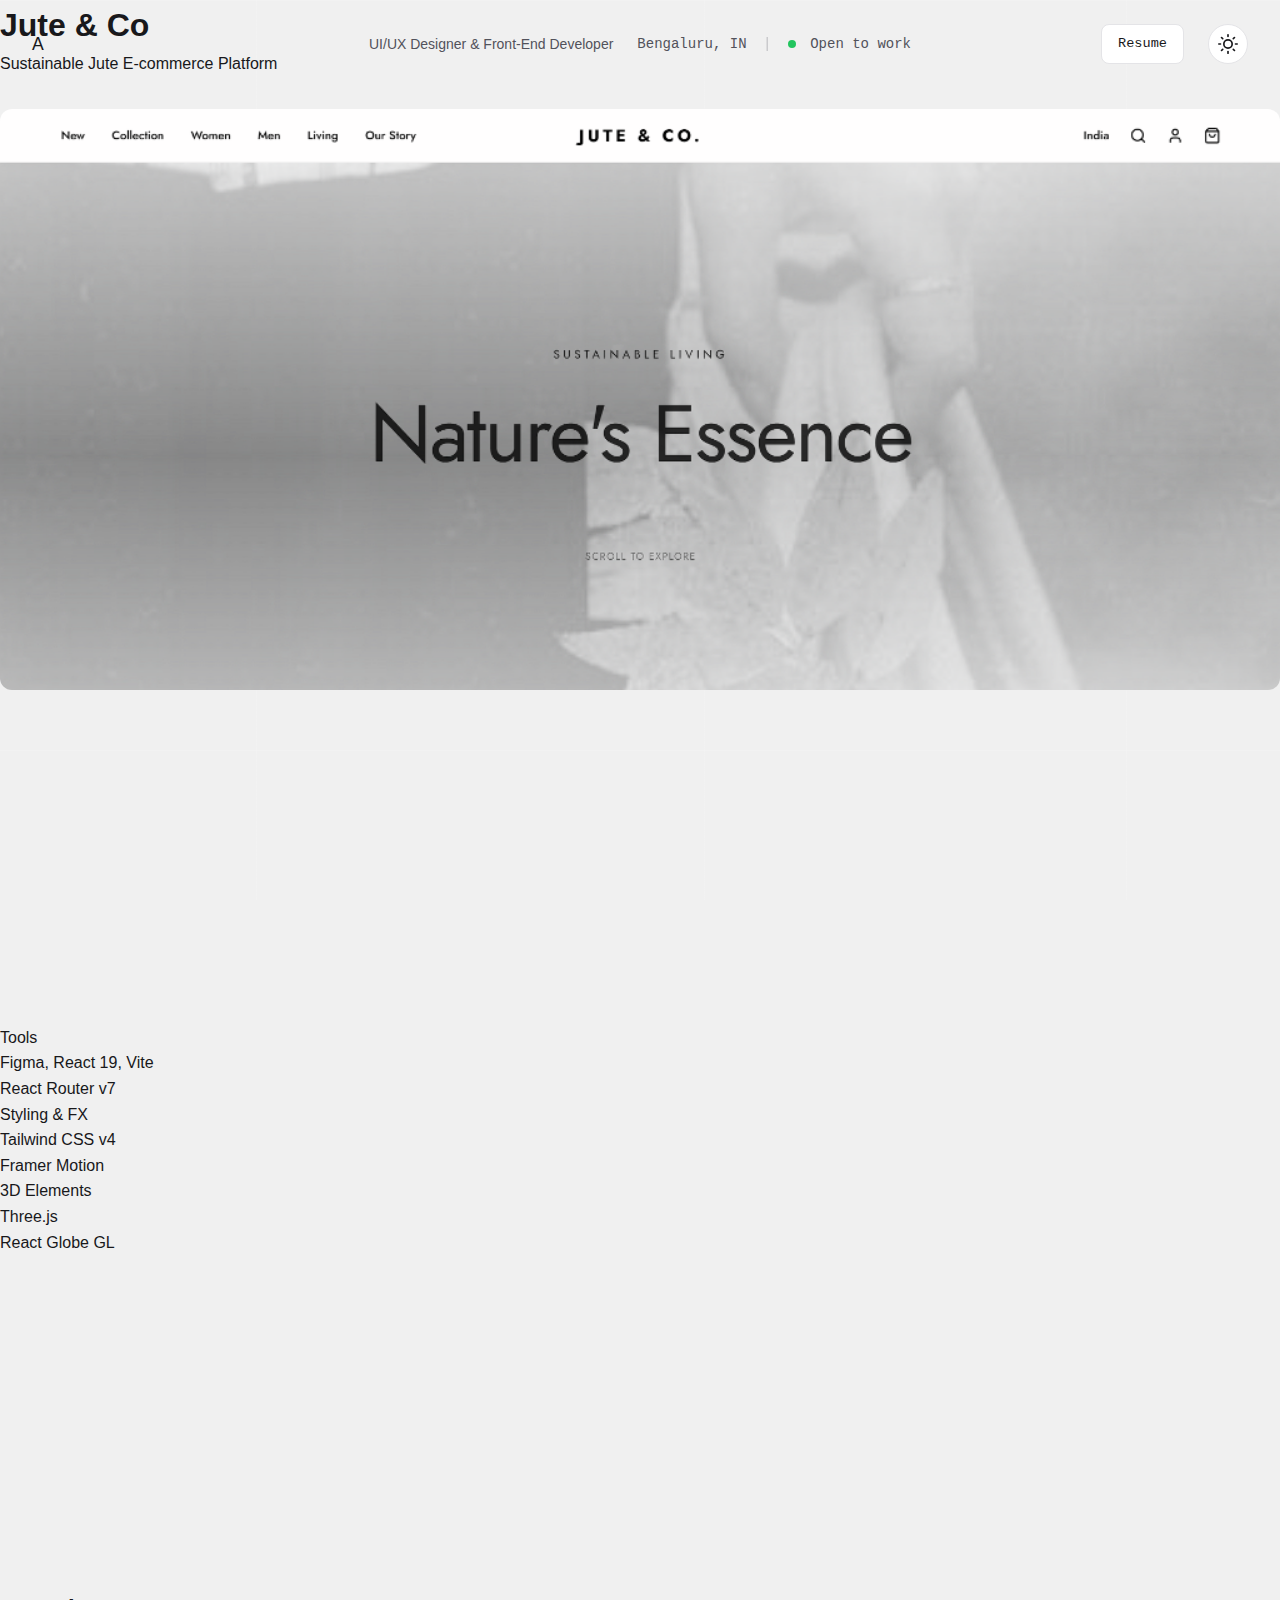
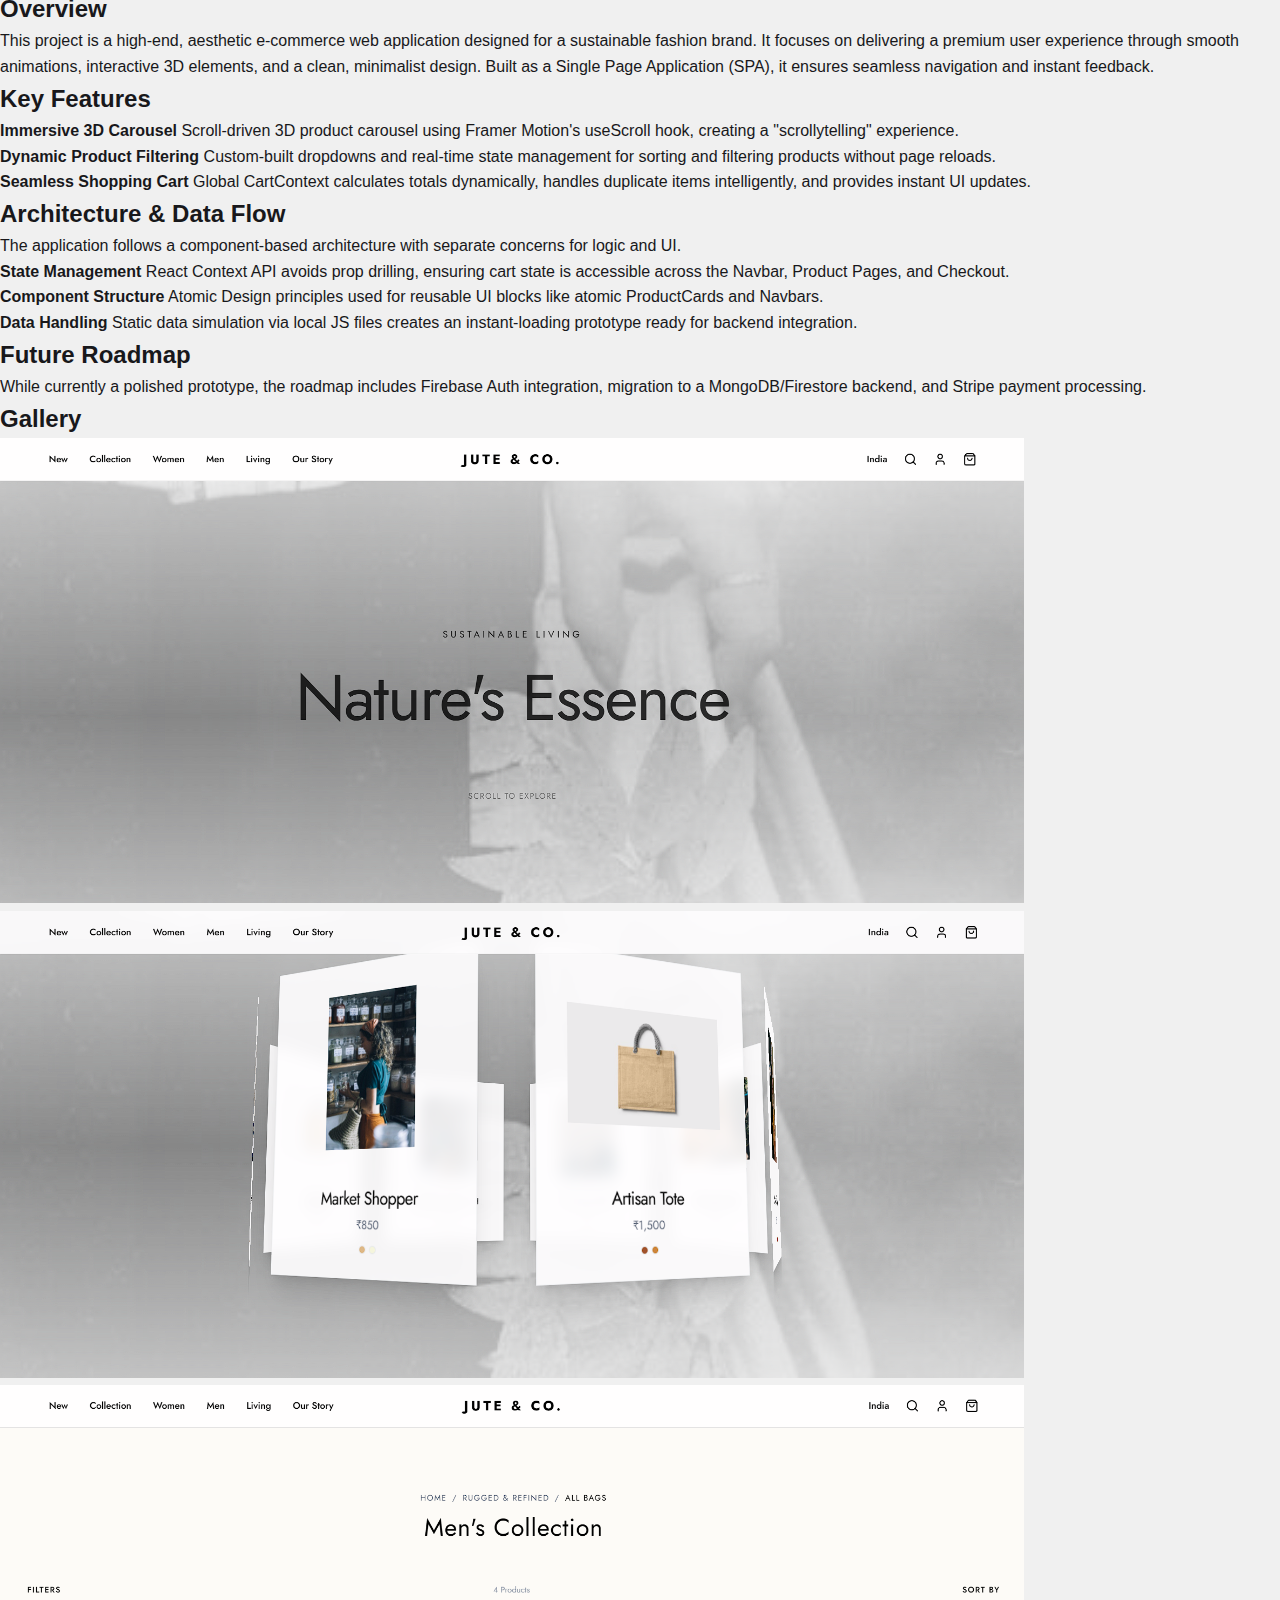
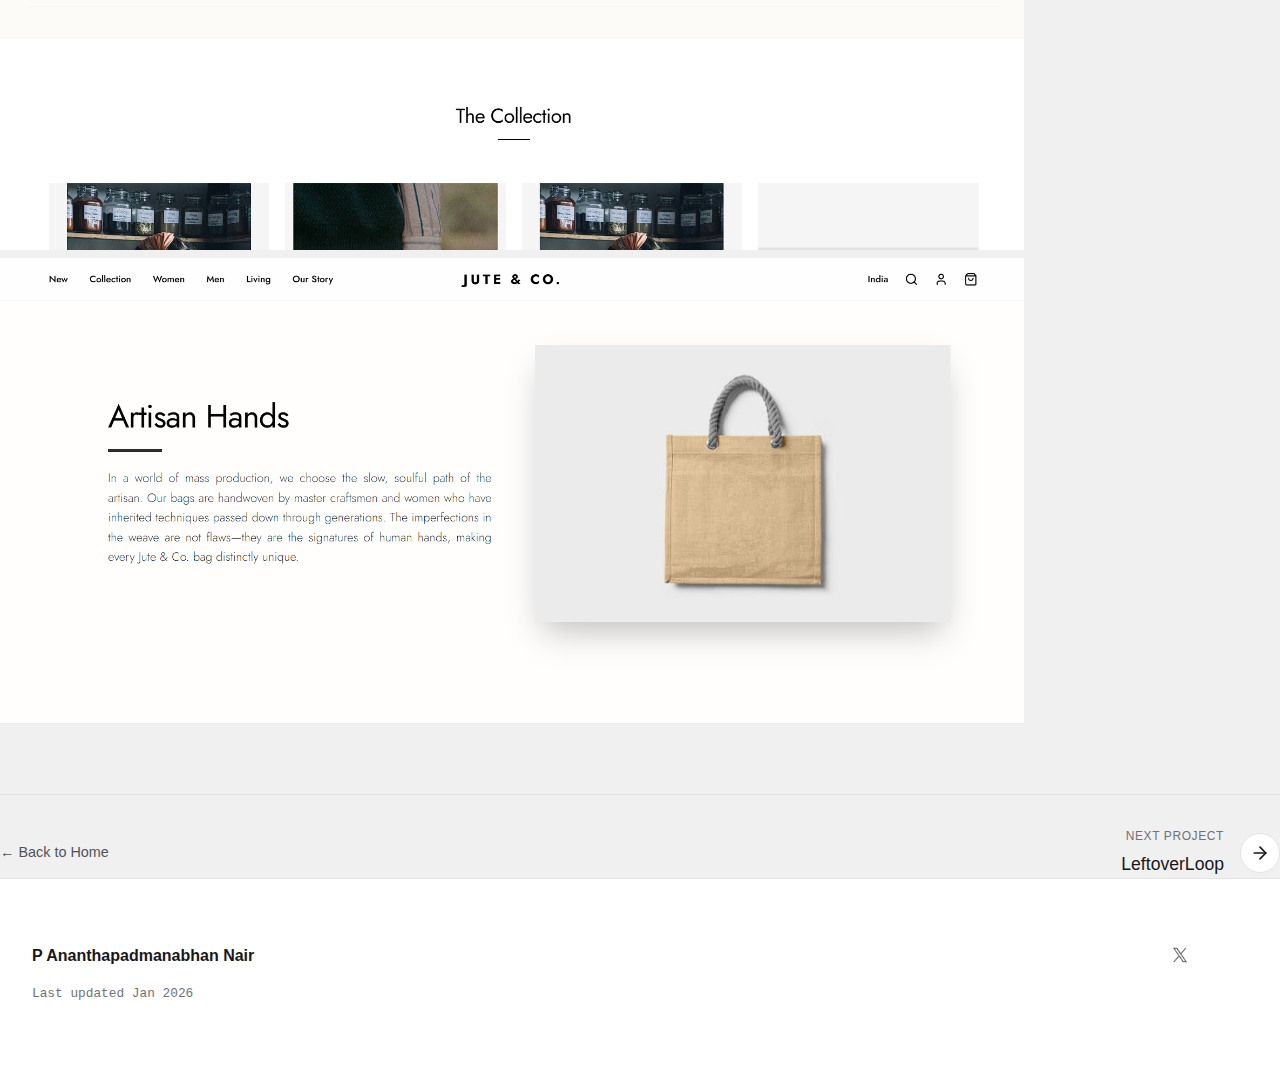
<file: jute-and-co.html>
<!DOCTYPE html>
<html lang="en">

<head>
    <meta charset="UTF-8" />
    <meta name="viewport" content="width=device-width, initial-scale=1.0" />
    <title>Jute & Co — P Ananthapadmanabhan Nair</title>
    <link rel="icon" type="image/png" href="images/ANANTHU2.png">
    <link rel="stylesheet" href="styles.css" />
</head>

<body>
    <div class="main-content">
        <!-- Navigation -->
        <nav>
            <div class="container nav-content">
                <div class="nav-title">
                    <span class="logo-prefix">P&nbsp;</span>
                    <span class="logo-initial">A</span>
                    <span class="logo-rest">nanthapadmanabhan Nair</span>
                </div>
                <div class="nav-info">
                    <span>UI/UX Designer & Front-End Developer</span>
                    <span id="time-status" class="time-status">Bengaluru, IN</span>
                </div>
                <div class="nav-actions">
                    <a href="myresume.pdf" target="_blank" class="resume-btn magnetic">Resume</a>
                    <button class="theme-toggle magnetic" id="theme-toggle" aria-label="Toggle Theme">
                        <svg width="20" height="20" viewBox="0 0 24 24" fill="none" stroke="currentColor"
                            stroke-width="2" stroke-linecap="round" stroke-linejoin="round">
                            <circle cx="12" cy="12" r="5"></circle>
                            <line x1="12" y1="1" x2="12" y2="3"></line>
                            <line x1="12" y1="21" x2="12" y2="23"></line>
                            <line x1="4.22" y1="4.22" x2="5.64" y2="5.64"></line>
                            <line x1="18.36" y1="18.36" x2="19.78" y2="19.78"></line>
                            <line x1="1" y1="12" x2="3" y2="12"></line>
                            <line x1="21" y1="12" x2="23" y2="12"></line>
                            <line x1="4.22" y1="19.78" x2="5.64" y2="18.36"></line>
                            <line x1="18.36" y1="5.64" x2="19.78" y2="4.22"></line>
                        </svg>
                    </button>
                </div>
            </div>
        </nav>

        <main class="project-page">
            <!-- 1. Hero Header -->
            <header class="project-header">
                <h1 class="project-title">Jute & Co</h1>
                <p class="project-subtitle">Sustainable Jute E-commerce Platform</p>
            </header>

            <!-- 2. Hero Media -->
            <!-- 2. Hero Media -->
            <div class="project-hero-media" style="margin-top: 2rem; background: transparent; height: auto;">
                <img src="images/jute-landing.png" alt="Jute & Co Main Interface"
                    style="width: 100%; height: auto; border-radius: 12px; display: block;">
            </div>

            <!-- 3. Stats Grid -->
            <section class="project-stats">
                <div class="stat-card">
                    <div class="stat-label">Tools</div>
                    <div class="stat-value">Figma, React 19, Vite<br>React Router v7</div>
                </div>
                <div class="stat-card">
                    <div class="stat-label">Styling & FX</div>
                    <div class="stat-value">Tailwind CSS v4<br>Framer Motion</div>
                </div>
                <div class="stat-card">
                    <div class="stat-label">3D Elements</div>
                    <div class="stat-value">Three.js<br>React Globe GL</div>
                </div>
            </section>

            <!-- 4. Main Content -->
            <article class="project-content">

                <div class="section-block">
                    <h2 class="section-title">Overview</h2>
                    <p class="section-text">
                        This project is a high-end, aesthetic e-commerce web application designed for a sustainable
                        fashion brand. It focuses on delivering a premium user experience through smooth animations,
                        interactive 3D elements, and a clean, minimalist design. Built as a Single Page Application
                        (SPA), it ensures seamless navigation and instant feedback.
                    </p>
                </div>

                <div class="section-block">
                    <h2 class="section-title">Key Features</h2>
                    <ul class="highlights-list">
                        <li>
                            <strong>Immersive 3D Carousel</strong>
                            <span>Scroll-driven 3D product carousel using Framer Motion's useScroll hook, creating a
                                "scrollytelling" experience.</span>
                        </li>
                        <li>
                            <strong>Dynamic Product Filtering</strong>
                            <span>Custom-built dropdowns and real-time state management for sorting and filtering
                                products without page reloads.</span>
                        </li>
                        <li>
                            <strong>Seamless Shopping Cart</strong>
                            <span>Global CartContext calculates totals dynamically, handles duplicate items
                                intelligently, and provides instant UI updates.</span>
                        </li>
                    </ul>
                </div>

                <div class="section-block">
                    <h2 class="section-title">Architecture & Data Flow</h2>
                    <p class="section-text">
                        The application follows a component-based architecture with separate concerns for logic and UI.
                    </p>
                    <ul class="highlights-list">
                        <li>
                            <strong>State Management</strong>
                            <span>React Context API avoids prop drilling, ensuring cart state is accessible across the
                                Navbar, Product Pages, and Checkout.</span>
                        </li>
                        <li>
                            <strong>Component Structure</strong>
                            <span>Atomic Design principles used for reusable UI blocks like atomic ProductCards and
                                Navbars.</span>
                        </li>
                        <li>
                            <strong>Data Handling</strong>
                            <span>Static data simulation via local JS files creates an instant-loading prototype ready
                                for backend integration.</span>
                        </li>
                    </ul>
                </div>

                <div class="section-block">
                    <h2 class="section-title">Future Roadmap</h2>
                    <p class="section-text">
                        While currently a polished prototype, the roadmap includes Firebase Auth integration, migration
                        to a MongoDB/Firestore backend, and Stripe payment processing.
                    </p>
                </div>

                <div class="section-block">
                    <h2 class="section-title">Gallery</h2>
                    <div class="project-gallery">
                        <img src="images/jute-landing.png" alt="Jute & Co Landing Page" class="gallery-img">
                        <img src="images/jute-carousel.png" alt="Jute & Co 3D Carousel" class="gallery-img">
                        <img src="images/jute-collection.png" alt="Jute & Co Collection View" class="gallery-img">
                        <img src="images/jute-details.png" alt="Jute & Co Product Details" class="gallery-img">
                    </div>
                </div>

                <div class="project-navigation"
                    style="margin-top: 4rem; display: flex; justify-content: space-between; align-items: center; border-top: 1px solid var(--border); padding-top: 2rem;">
                    <a href="index.html"
                        style="color: var(--text-secondary); text-decoration: none; font-size: 0.9rem; transition: color 0.2s;">←
                        Back to Home</a>

                    <a href="leftoverloop.html" class="next-project-link"
                        style="display: flex; align-items: center; gap: 1rem; text-decoration: none;">
                        <div style="text-align: right;">
                            <div
                                style="font-size: 0.75rem; color: var(--text-muted); text-transform: uppercase; letter-spacing: 0.05em; margin-bottom: 0.2rem;">
                                Next Project</div>
                            <div style="font-size: 1.1rem; font-weight: 500; color: var(--text-primary);">LeftoverLoop
                            </div>
                        </div>
                        <div
                            style="width: 40px; height: 40px; border: 1px solid var(--border); border-radius: 50%; display: flex; align-items: center; justify-content: center; transition: all 0.2s; background: var(--bg-secondary);">
                            <svg width="20" height="20" viewBox="0 0 24 24" fill="none" stroke="currentColor"
                                stroke-width="2" stroke-linecap="round" stroke-linejoin="round"
                                style="color: var(--text-primary);">
                                <line x1="5" y1="12" x2="19" y2="12"></line>
                                <polyline points="12 5 19 12 12 19"></polyline>
                            </svg>
                        </div>
                    </a>
                </div>
            </article>

        </main>

        <!-- Footer -->
        <footer>
            <div class="container footer-content">
                <div>
                    <div style="margin-bottom: 1rem; color: var(--text-primary); font-weight: 600;">P Ananthapadmanabhan
                        Nair
                    </div>
                    <div style="font-family: var(--font-mono); font-size: 0.8rem; color: var(--text-muted);">Last
                        updated Jan
                        2026</div>
                </div>

                <div class="footer-links">
                    <a href="https://www.linkedin.com/in/ananthapadmanabhan-nair/" target="_blank"
                        aria-label="LinkedIn">
                        <img src="images/linkedin.png" alt="LinkedIn" class="social-icon">
                    </a>
                    <a href="https://www.instagram.com/a_xnthu.93/" target="_blank" aria-label="Instagram">
                        <img src="images/instagram.png" alt="Instagram" class="social-icon">
                    </a>
                    <a href="https://x.com/A_xnthu93" target="_blank" aria-label="Twitter">
                        <img src="images/twitter.png" alt="Twitter" class="social-icon">
                    </a>
                    <a href="mailto:ananthupublications@gmail.com">
                        <img src="images/email.png" alt="Email" class="social-icon">
                    </a>
                </div>
            </div>
        </footer>
    </div>
    <script src="script.js"></script>
</body>

</html>
</file>
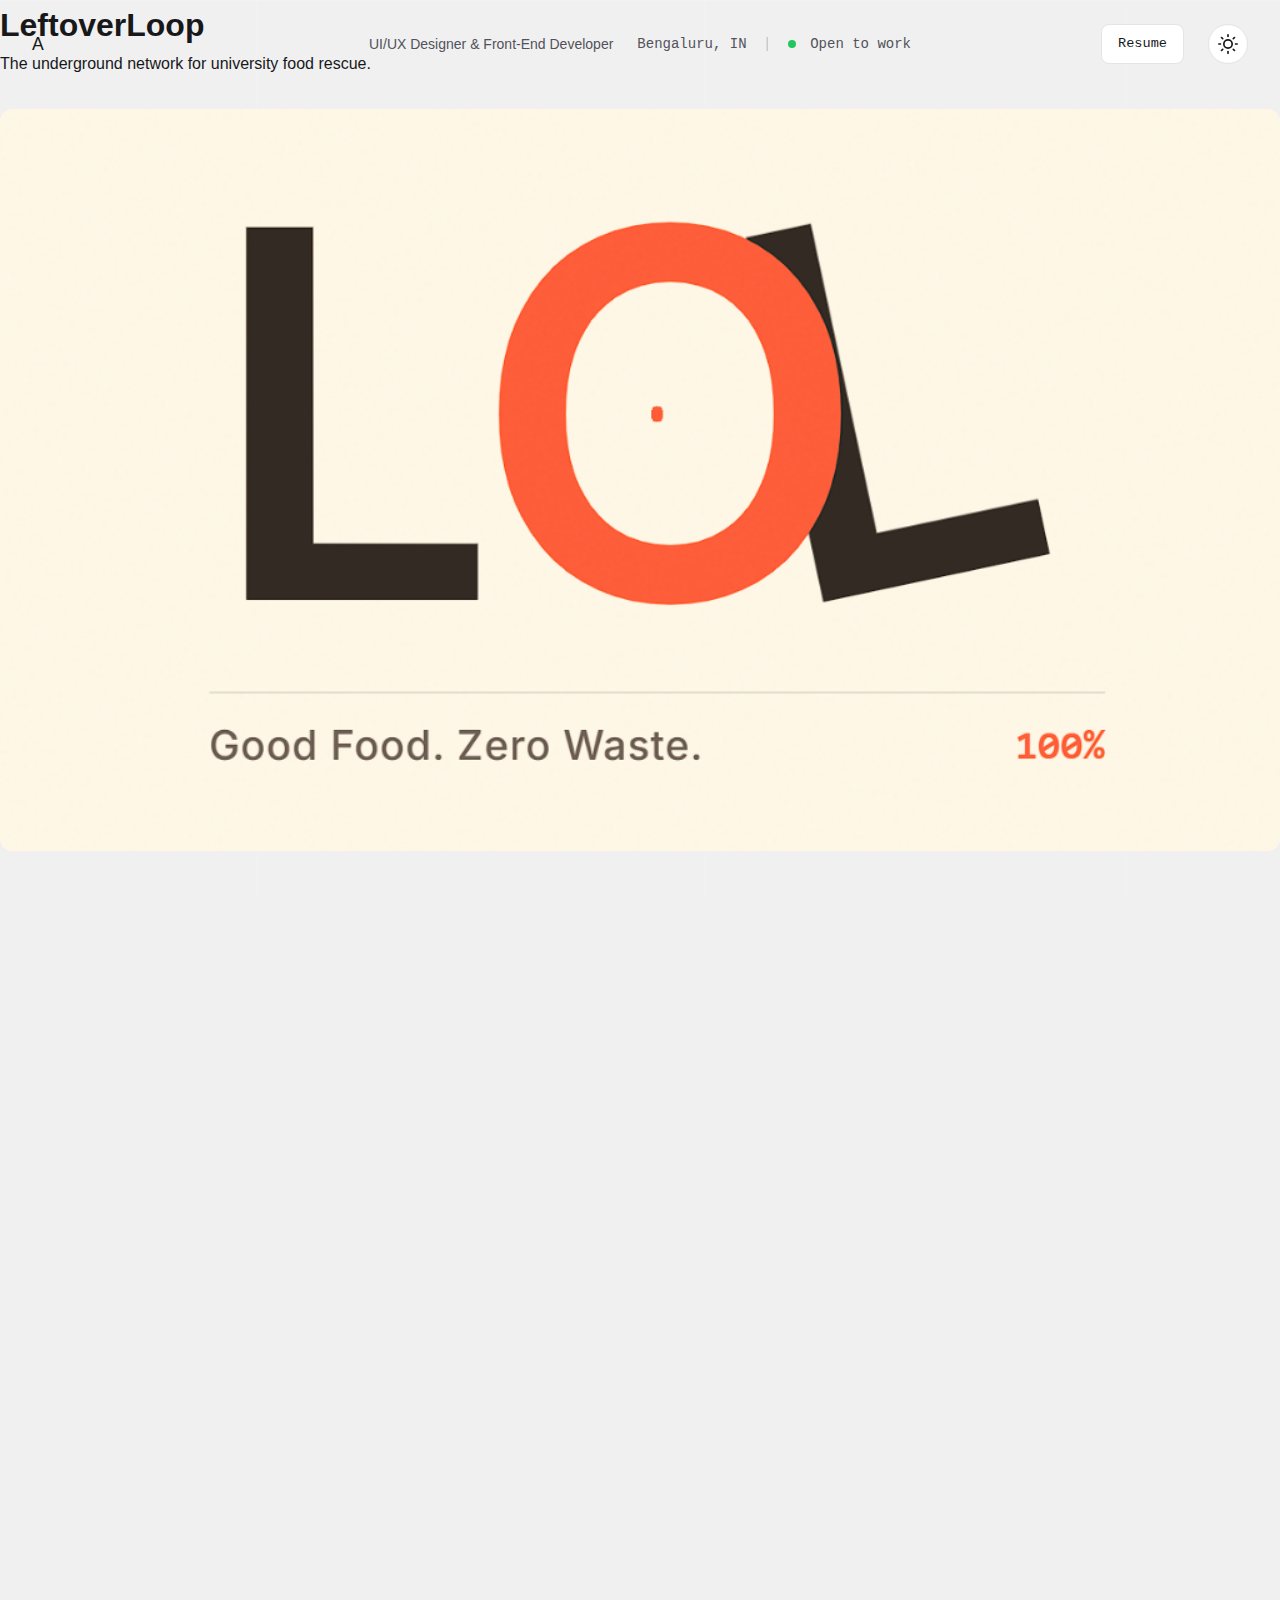
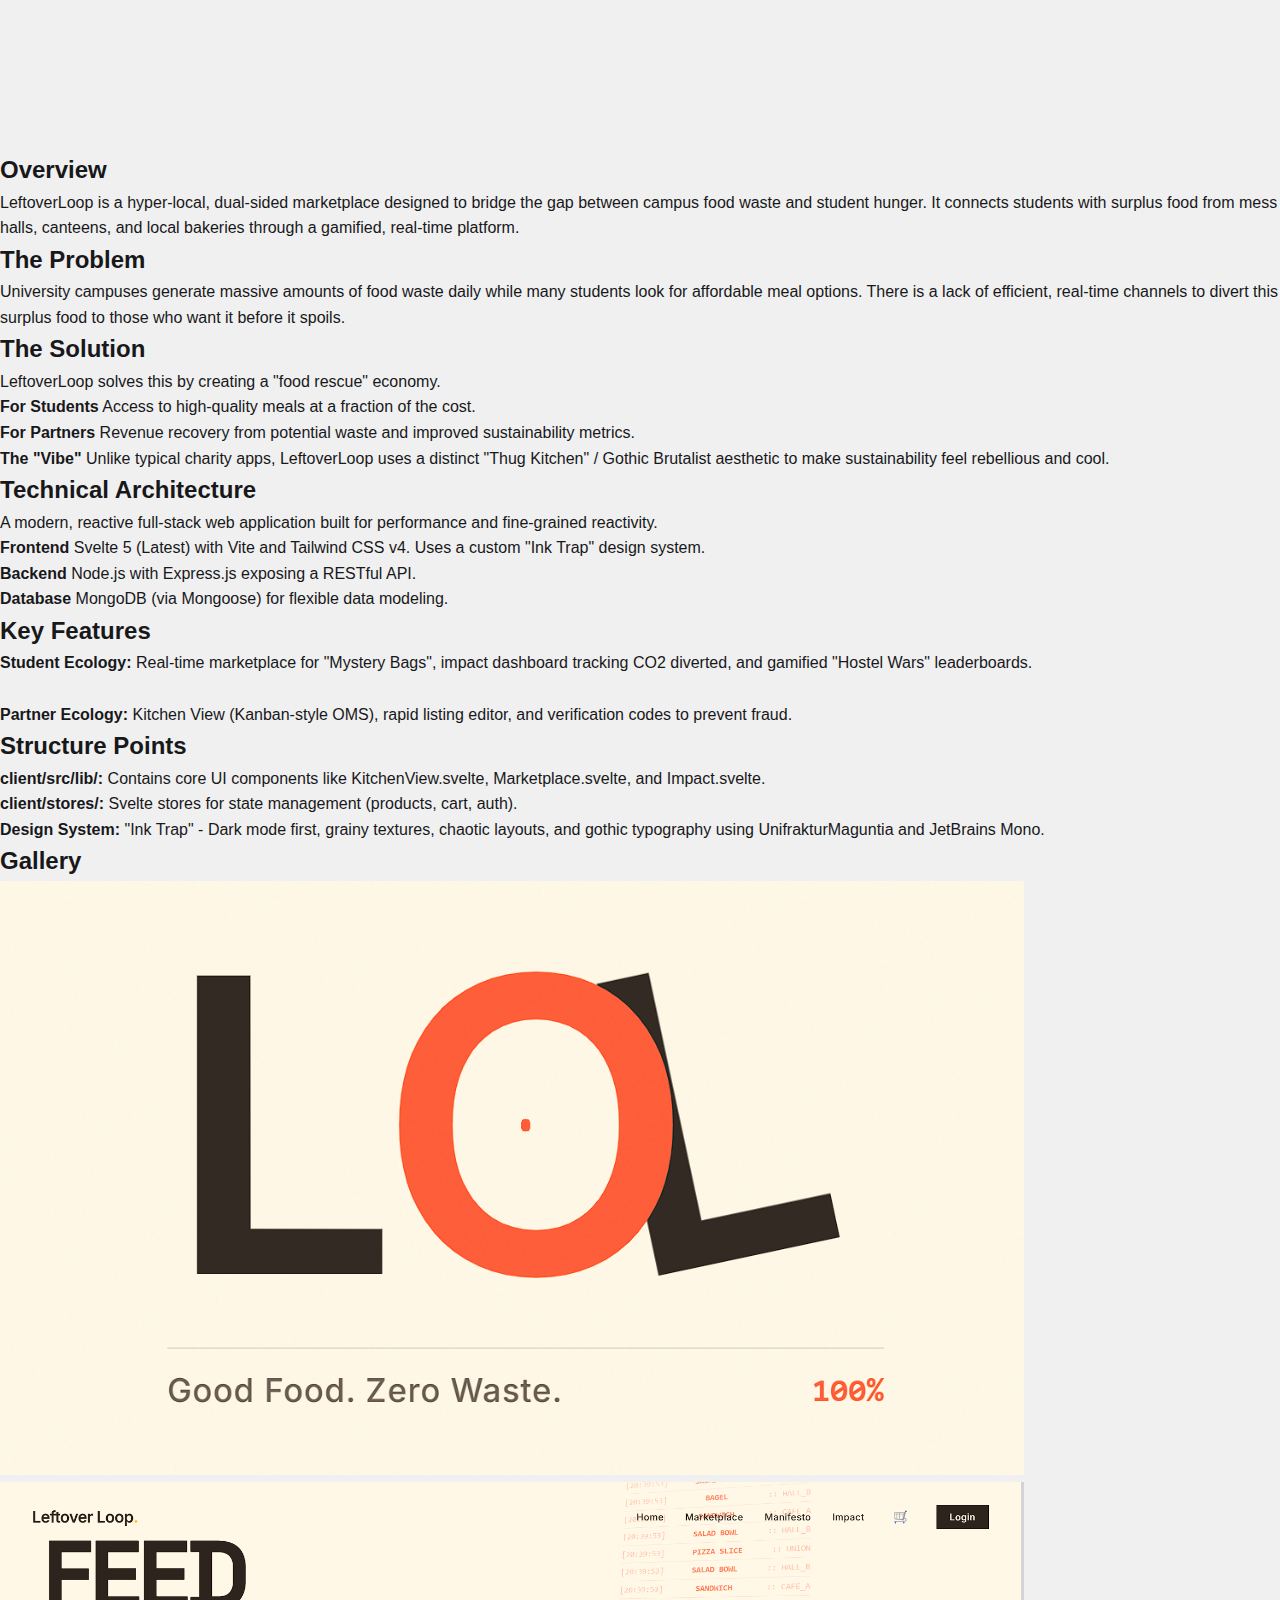
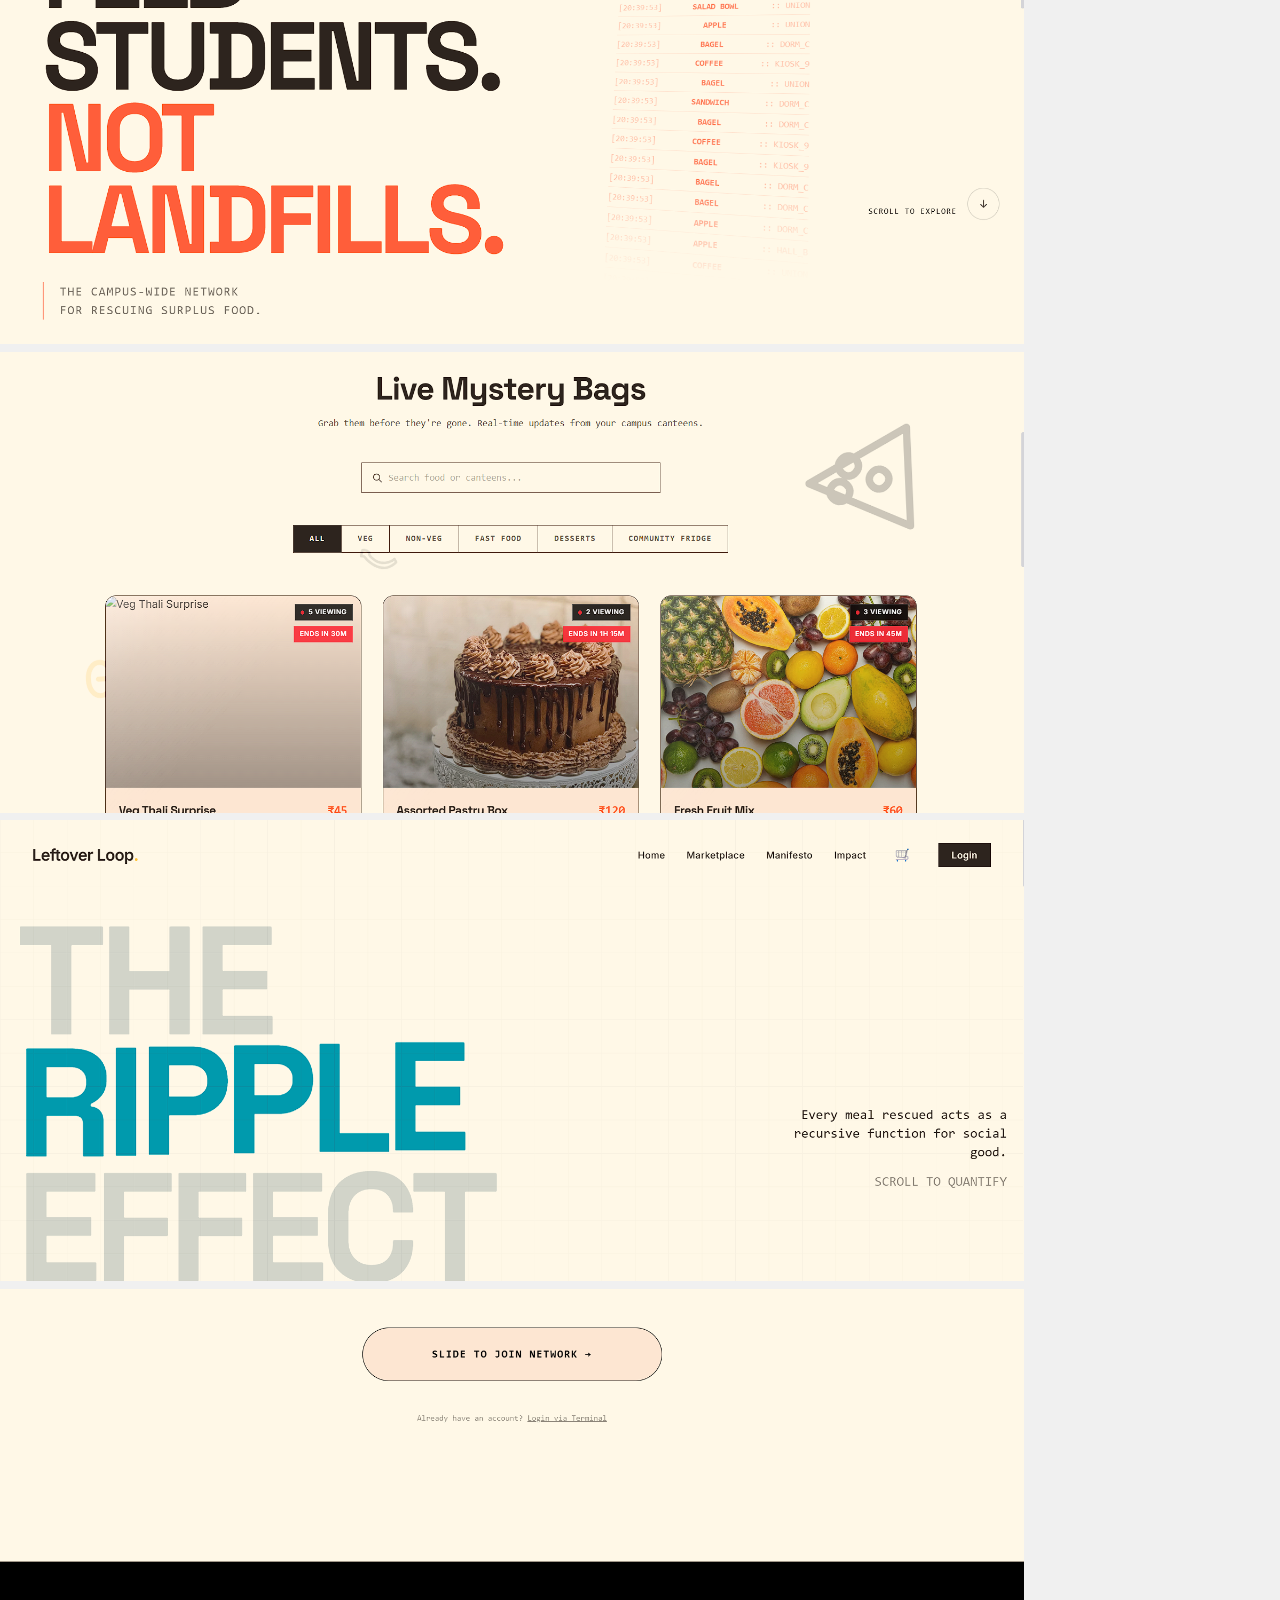
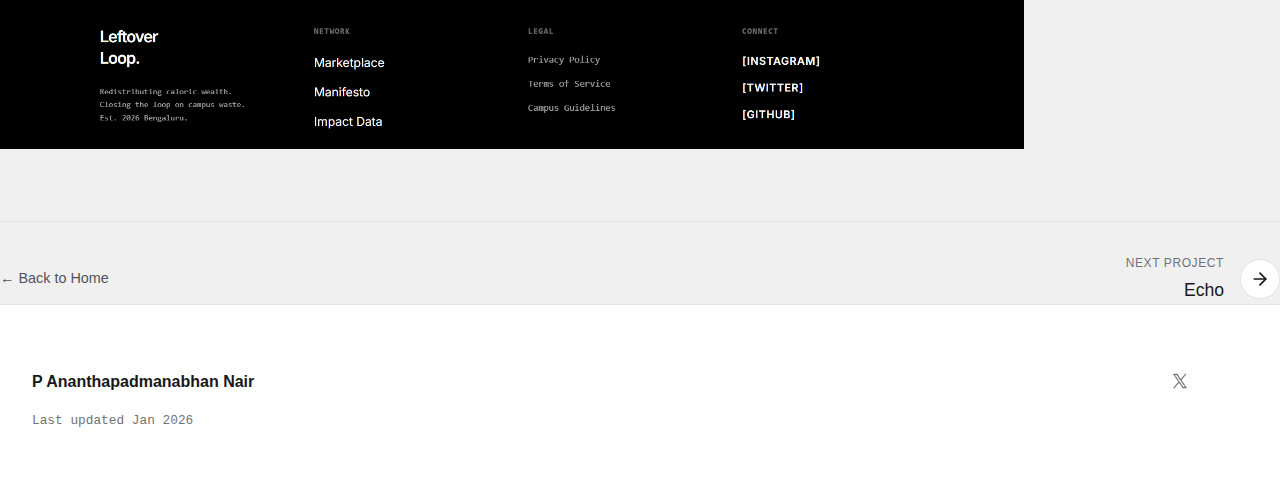
<file: leftoverloop.html>
<!DOCTYPE html>
<html lang="en">

<head>
    <meta charset="UTF-8" />
    <meta name="viewport" content="width=device-width, initial-scale=1.0" />
    <title>LeftoverLoop — P Ananthapadmanabhan Nair</title>
    <link rel="icon" type="image/png" href="images/ANANTHU2.png">
    <link rel="stylesheet" href="styles.css" />
</head>

<body>
    <div class="main-content">
        <!-- Navigation -->
        <nav>
            <div class="container nav-content">
                <div class="nav-title">
                    <span class="logo-prefix">P&nbsp;</span>
                    <span class="logo-initial">A</span>
                    <span class="logo-rest">nanthapadmanabhan Nair</span>
                </div>
                <div class="nav-info">
                    <span>UI/UX Designer & Front-End Developer</span>
                    <span id="time-status" class="time-status">Bengaluru, IN</span>
                </div>
                <div class="nav-actions">
                    <a href="myresume.pdf" target="_blank" class="resume-btn magnetic">Resume</a>
                    <button class="theme-toggle magnetic" id="theme-toggle" aria-label="Toggle Theme">
                        <svg width="20" height="20" viewBox="0 0 24 24" fill="none" stroke="currentColor"
                            stroke-width="2" stroke-linecap="round" stroke-linejoin="round">
                            <circle cx="12" cy="12" r="5"></circle>
                            <line x1="12" y1="1" x2="12" y2="3"></line>
                            <line x1="12" y1="21" x2="12" y2="23"></line>
                            <line x1="4.22" y1="4.22" x2="5.64" y2="5.64"></line>
                            <line x1="18.36" y1="18.36" x2="19.78" y2="19.78"></line>
                            <line x1="1" y1="12" x2="3" y2="12"></line>
                            <line x1="21" y1="12" x2="23" y2="12"></line>
                            <line x1="4.22" y1="19.78" x2="5.64" y2="18.36"></line>
                            <line x1="18.36" y1="5.64" x2="19.78" y2="4.22"></line>
                        </svg>
                    </button>
                </div>
            </div>
        </nav>

        <main class="project-page">
            <!-- 1. Hero Header -->
            <header class="project-header">
                <h1 class="project-title">LeftoverLoop</h1>
                <p class="project-subtitle">The underground network for university food rescue.</p>
            </header>

            <!-- 2. Hero Media -->
            <div class="project-hero-media" style="margin-top: 2rem; background: transparent; height: auto;">
                <img src="images/leftoverloop-2.png" alt="LeftoverLoop Main Interface"
                    style="width: 100%; height: auto; border-radius: 12px; display: block;">
            </div>

            <!-- 3. Stats Grid -->
            <section class="project-stats">
                <div class="stat-card">
                    <div class="stat-label">Role</div>
                    <div class="stat-value">Full Stack Developer<br>UI/UX Designer</div>
                </div>
                <div class="stat-card">
                    <div class="stat-label">Tools</div>
                    <div class="stat-value">Figma, Svelte 5, Tailwind v4<br>Node.js, MongoDB</div>
                </div>
                <div class="stat-card">
                    <div class="stat-label">Status</div>
                    <div class="stat-value">In Development<br>Est. 2026</div>
                </div>
            </section>

            <!-- 4. Main Content -->
            <article class="project-content">

                <div class="section-block">
                    <h2 class="section-title">Overview</h2>
                    <p class="section-text">
                        LeftoverLoop is a hyper-local, dual-sided marketplace designed to bridge the gap between campus
                        food waste and student hunger. It connects students with surplus food from mess halls, canteens,
                        and local bakeries through a gamified, real-time platform.
                    </p>
                </div>

                <div class="section-block">
                    <h2 class="section-title">The Problem</h2>
                    <p class="section-text">
                        University campuses generate massive amounts of food waste daily while many students look for
                        affordable meal options. There is a lack of efficient, real-time channels to divert this surplus
                        food to those who want it before it spoils.
                    </p>
                </div>

                <div class="section-block">
                    <h2 class="section-title">The Solution</h2>
                    <p class="section-text">
                        LeftoverLoop solves this by creating a "food rescue" economy.
                    </p>
                    <ul class="highlights-list">
                        <li>
                            <strong>For Students</strong>
                            <span>Access to high-quality meals at a fraction of the cost.</span>
                        </li>
                        <li>
                            <strong>For Partners</strong>
                            <span>Revenue recovery from potential waste and improved sustainability metrics.</span>
                        </li>
                        <li>
                            <strong>The "Vibe"</strong>
                            <span>Unlike typical charity apps, LeftoverLoop uses a distinct "Thug Kitchen" / Gothic
                                Brutalist aesthetic to make sustainability feel rebellious and cool.</span>
                        </li>
                    </ul>
                </div>

                <div class="section-block">
                    <h2 class="section-title">Technical Architecture</h2>
                    <p class="section-text">
                        A modern, reactive full-stack web application built for performance and fine-grained reactivity.
                    </p>
                    <ul class="highlights-list">
                        <li>
                            <strong>Frontend</strong>
                            <span>Svelte 5 (Latest) with Vite and Tailwind CSS v4. Uses a custom "Ink Trap" design
                                system.</span>
                        </li>
                        <li>
                            <strong>Backend</strong>
                            <span>Node.js with Express.js exposing a RESTful API.</span>
                        </li>
                        <li>
                            <strong>Database</strong>
                            <span>MongoDB (via Mongoose) for flexible data modeling.</span>
                        </li>
                    </ul>
                </div>

                <div class="section-block">
                    <h2 class="section-title">Key Features</h2>
                    <p class="section-text">
                        <strong>Student Ecology:</strong> Real-time marketplace for "Mystery Bags", impact dashboard
                        tracking CO2 diverted, and gamified "Hostel Wars" leaderboards.
                        <br><br>
                        <strong>Partner Ecology:</strong> Kitchen View (Kanban-style OMS), rapid listing editor, and
                        verification codes to prevent fraud.
                    </p>
                </div>

                <div class="section-block">
                    <h2 class="section-title">Structure Points</h2>
                    <p class="section-text">
                        <strong>client/src/lib/:</strong> Contains core UI components like KitchenView.svelte,
                        Marketplace.svelte, and Impact.svelte.<br>
                        <strong>client/stores/:</strong> Svelte stores for state management (products, cart, auth).<br>
                        <strong>Design System:</strong> "Ink Trap" - Dark mode first, grainy textures, chaotic layouts,
                        and gothic typography using UnifrakturMaguntia and JetBrains Mono.
                    </p>
                </div>

                <div class="section-block">
                    <h2 class="section-title">Gallery</h2>
                    <div class="project-gallery">
                        <img src="images/leftoverloop-2.png" alt="LeftoverLoop Loading Screen" class="gallery-img">
                        <img src="images/leftoverloop-4.png" alt="LeftoverLoop Home Page" class="gallery-img">
                        <img src="images/leftoverloop-5.png" alt="LeftoverLoop Marketplace" class="gallery-img">
                        <img src="images/leftoverloop-1.png" alt="LeftoverLoop Ripple Effect" class="gallery-img">
                        <img src="images/leftoverloop-3.png" alt="LeftoverLoop Footer" class="gallery-img">
                    </div>
                </div>

                <div class="project-navigation"
                    style="margin-top: 4rem; display: flex; justify-content: space-between; align-items: center; border-top: 1px solid var(--border); padding-top: 2rem;">
                    <a href="index.html"
                        style="color: var(--text-secondary); text-decoration: none; font-size: 0.9rem; transition: color 0.2s;">←
                        Back to Home</a>

                    <a href="echo.html" class="next-project-link"
                        style="display: flex; align-items: center; gap: 1rem; text-decoration: none;">
                        <div style="text-align: right;">
                            <div
                                style="font-size: 0.75rem; color: var(--text-muted); text-transform: uppercase; letter-spacing: 0.05em; margin-bottom: 0.2rem;">
                                Next Project</div>
                            <div style="font-size: 1.1rem; font-weight: 500; color: var(--text-primary);">Echo
                            </div>
                        </div>
                        <div
                            style="width: 40px; height: 40px; border: 1px solid var(--border); border-radius: 50%; display: flex; align-items: center; justify-content: center; transition: all 0.2s; background: var(--bg-secondary);">
                            <svg width="20" height="20" viewBox="0 0 24 24" fill="none" stroke="currentColor"
                                stroke-width="2" stroke-linecap="round" stroke-linejoin="round"
                                style="color: var(--text-primary);">
                                <line x1="5" y1="12" x2="19" y2="12"></line>
                                <polyline points="12 5 19 12 12 19"></polyline>
                            </svg>
                        </div>
                    </a>
                </div>
            </article>

        </main>

        <!-- Footer -->
        <footer>
            <div class="container footer-content">
                <div>
                    <div style="margin-bottom: 1rem; color: var(--text-primary); font-weight: 600;">P Ananthapadmanabhan
                        Nair
                    </div>
                    <div style="font-family: var(--font-mono); font-size: 0.8rem; color: var(--text-muted);">Last
                        updated Jan
                        2026</div>
                </div>

                <div class="footer-links">
                    <a href="https://www.linkedin.com/in/ananthapadmanabhan-nair/" target="_blank"
                        aria-label="LinkedIn">
                        <img src="images/linkedin.png" alt="LinkedIn" class="social-icon">
                    </a>
                    <a href="https://www.instagram.com/a_xnthu.93/" target="_blank" aria-label="Instagram">
                        <img src="images/instagram.png" alt="Instagram" class="social-icon">
                    </a>
                    <a href="https://x.com/A_xnthu93" target="_blank" aria-label="Twitter">
                        <img src="images/twitter.png" alt="Twitter" class="social-icon">
                    </a>
                    <a href="mailto:ananthupublications@gmail.com">
                        <img src="images/email.png" alt="Email" class="social-icon">
                    </a>
                </div>
            </div>
        </footer>
    </div>
    <script src="script.js"></script>
</body>

</html>
</file>
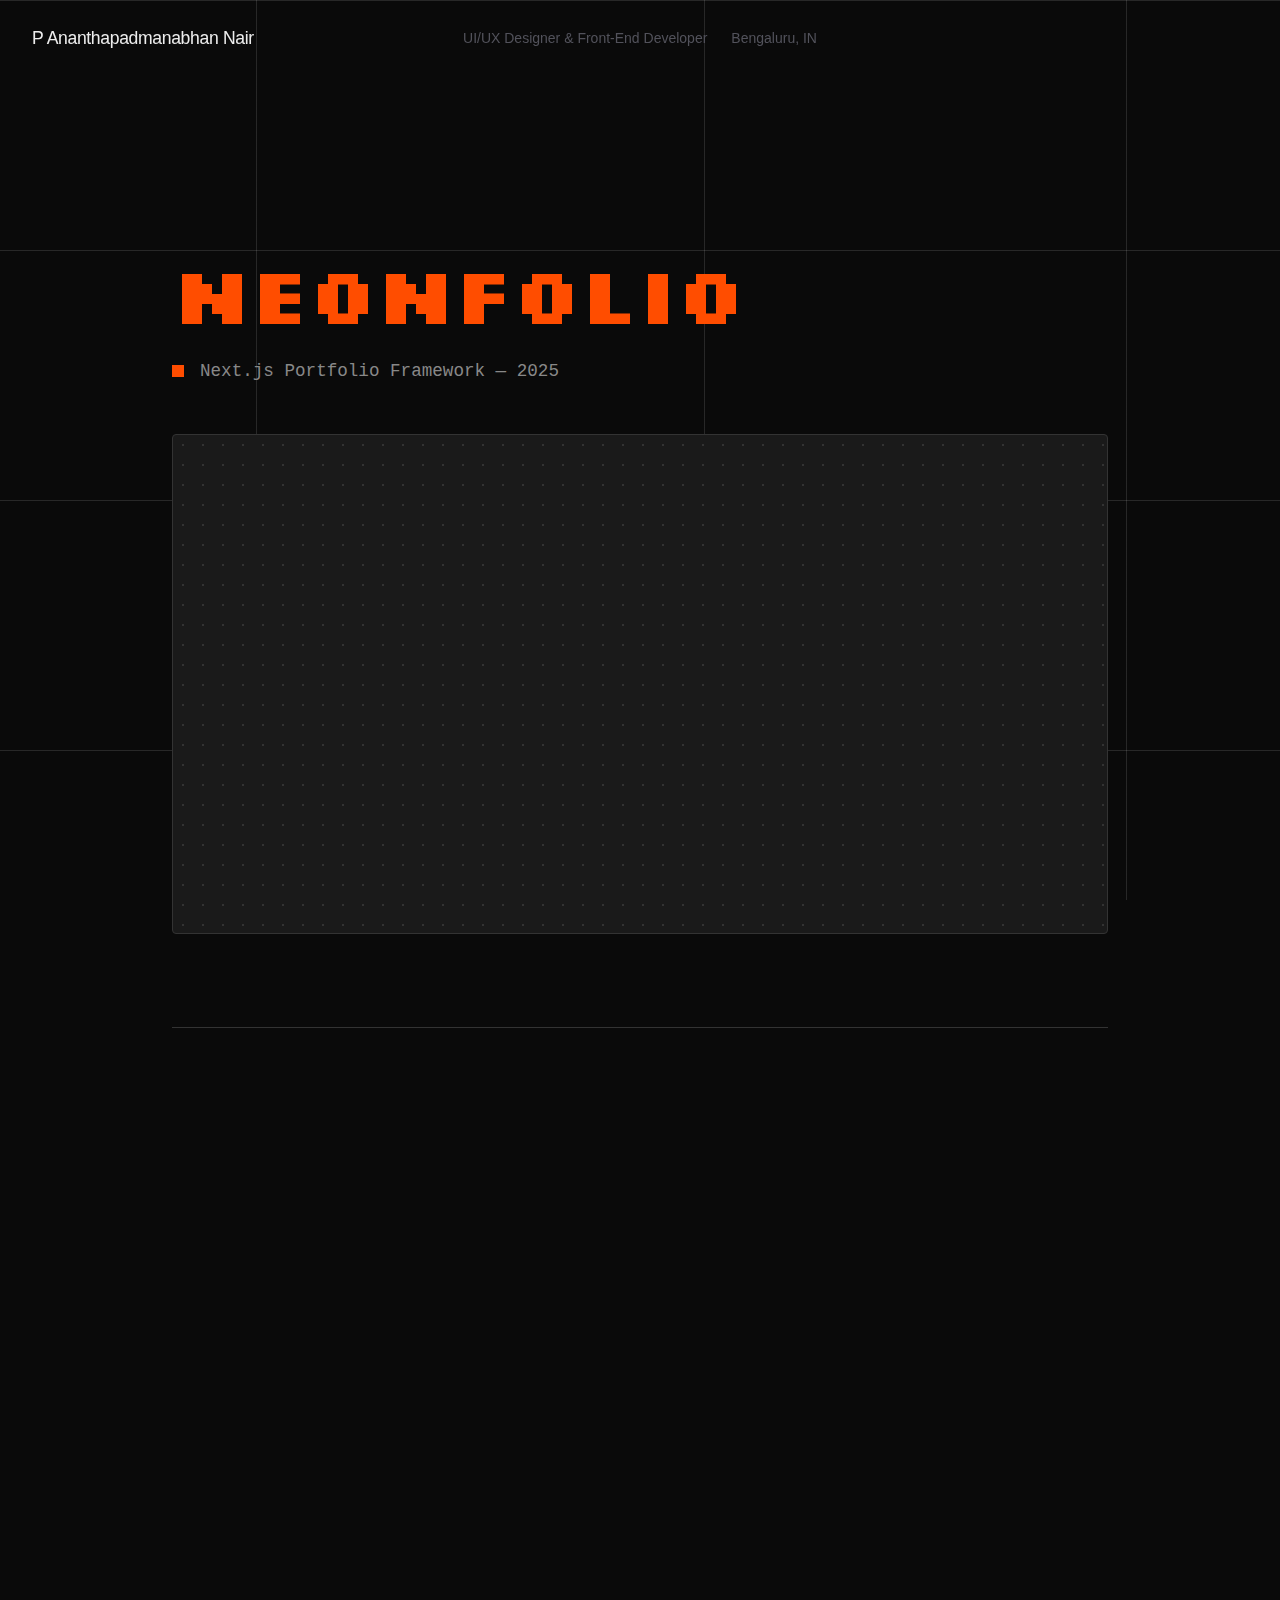
<file: neonfolio.html>
<!DOCTYPE html>
<html lang="en">

<head>
  <meta charset="UTF-8">
  <meta name="viewport" content="width=device-width, initial-scale=1.0">
  <title>Neonfolio — P Ananthapadmanabhan Nair</title>
  <link rel="stylesheet" href="styles.css">
  <link rel="stylesheet" href="neonfolio.css">
</head>

<body>
  <nav>
    <div class="container nav-content">
      <div class="nav-title">P Ananthapadmanabhan Nair</div>
      <div class="nav-info">
        <span>UI/UX Designer & Front-End Developer</span>
        <span>Bengaluru, IN</span>
      </div>
    </div>
  </nav>

  <main class="container project-page">
    <section class="project-hero">
      <h1 class="project-name">Neonfolio</h1>
      <p class="project-meta">Next.js Portfolio Framework — 2025</p>
      <div class="hero-image"></div>
    </section>

    <section class="project-overview">
      <h2>The Vision</h2>
      <p>Neonfolio is a developer-first portfolio framework designed to get out of the way. It prioritizes performance,
        SEO, and ease of content authoring, allowing developers to treat their portfolio as code.</p>
    </section>

    <section class="project-overview">
      <h2>The Philosophy</h2>
      <p>Most portfolio templates are bloated. Neonfolio is stripped back to the essentials. It uses a file-system based
        routing for case studies (MDX) and a zero-runtime CSS engine to ensure perfect Lighthouse scores.</p>
    </section>

    <section class="project-details">
      <div class="detail">
        <h3>Role</h3>
        <p>Frontend Development, UI Design</p>
      </div>
      <div class="detail">
        <h3>Tools</h3>
        <p>Next.js App Router, TailwindCSS, MDX</p>
      </div>
      <div class="detail">
        <h3>Performance</h3>
        <p>100/100 Lighthouse Score</p>
      </div>
    </section>

    <section class="project-highlights">
      <h2>Technical Deep Dive</h2>
      <p style="color: var(--p-text-muted); font-size: 1.1rem; margin-bottom: 2rem;">
        Built on the Next.js App Router, Neonfolio leverages React Server Components to minimize client-side JavaScript.
      </p>
      <ul>
        <li><strong>MDX Engine</strong>: Write case studies in Markdown with embedded React components.</li>
        <li><strong>Image Optimization</strong>: Automatic format conversion and lazy-loading for all assets.</li>
        <li><strong>Theming API</strong>: A robust dark/light mode implementation using CSS variables and system
          preference detection.</li>
      </ul>
    </section>

    <section class="project-gallery">
      <div class="gallery-item"></div>
    </section>

    <a href="index.html" class="back-link">← Back to Portfolio</a>
  </main>
  <script src="script.js"></script>
</body>

</html>
</file>
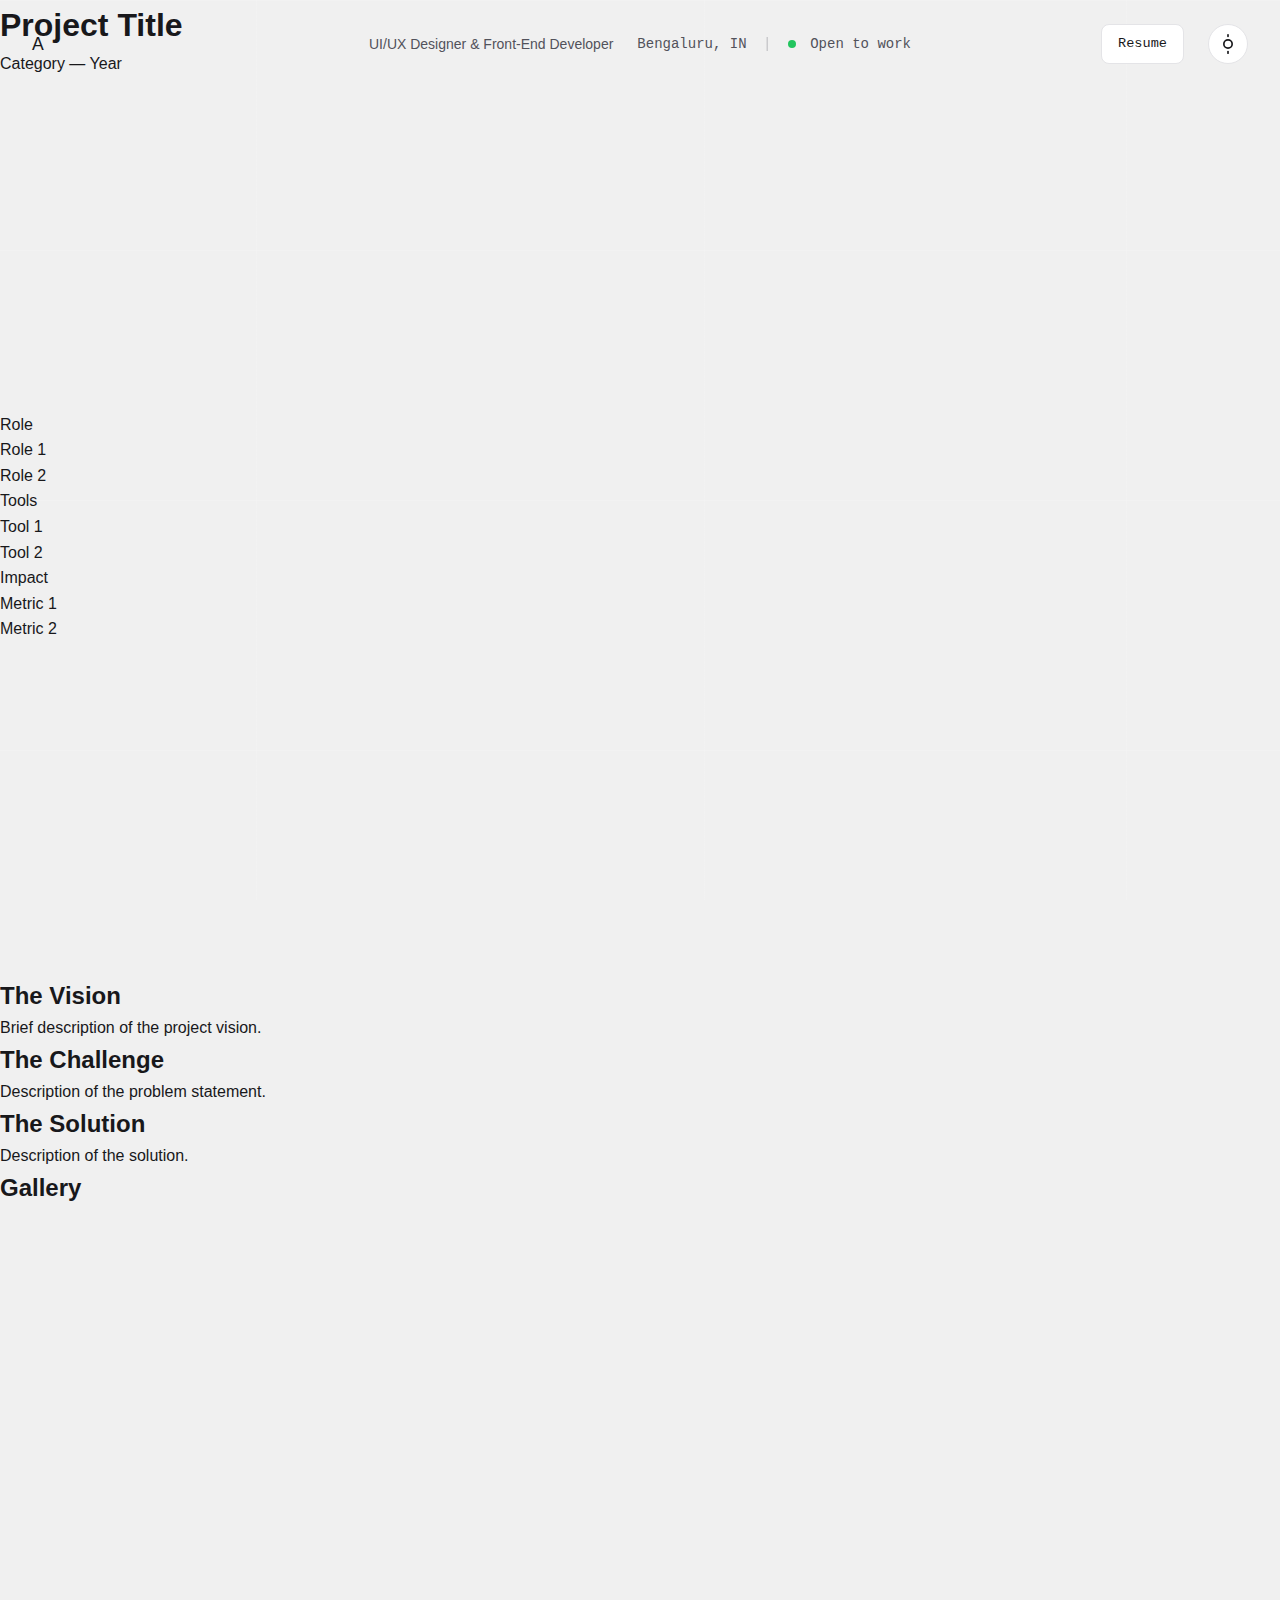
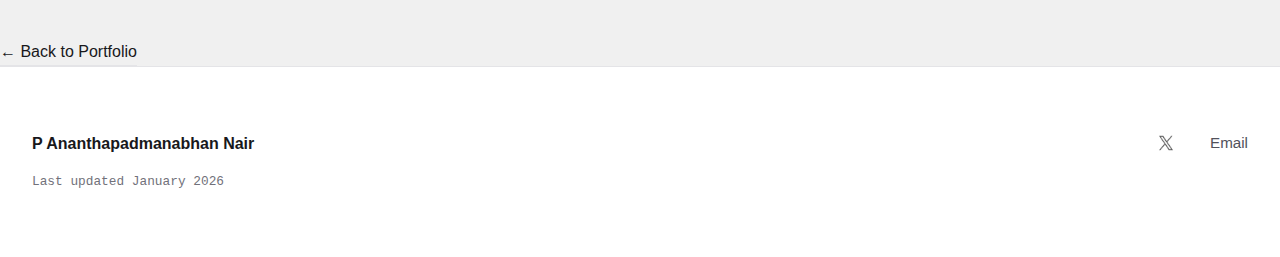
<file: project-template.html>
<!DOCTYPE html>
<html lang="en">

<head>
  <meta charset="UTF-8" />
  <meta name="viewport" content="width=device-width, initial-scale=1.0" />
  <title>Project Title — P Ananthapadmanabhan Nair</title>
  <link rel="stylesheet" href="styles.css" />
</head>

<body>
  <div class="main-content">
    <nav>
      <div class="container nav-content">
        <div class="nav-title">
          <span class="logo-prefix">P&nbsp;</span>
          <span class="logo-initial">A</span>
          <span class="logo-rest">nanthapadmanabhan Nair</span>
        </div>
        <div class="nav-info">
          <span>UI/UX Designer & Front-End Developer</span>
          <span id="time-status" class="time-status">Bengaluru, IN</span>
        </div>
        <div class="nav-actions">
          <a href="myresume.pdf" target="_blank" class="resume-btn magnetic">Resume</a>
          <button class="theme-toggle magnetic" id="theme-toggle" aria-label="Toggle Theme">
            <svg width="20" height="20" viewBox="0 0 24 24" fill="none" stroke="currentColor" stroke-width="2"
              stroke-linecap="round" stroke-linejoin="round">
              <circle cx="12" cy="12" r="5"></circle>
              <line x1="12" y1="1" x2="12" y2="3"></line>
              <line x1="12" y1="21" x2="12" y2="23"></line>
            </svg>
          </button>
        </div>
      </div>
    </nav>

    <main class="project-page">
      <header class="project-header">
        <h1 class="project-title">Project Title</h1>
        <p class="project-subtitle">Category — Year</p>
      </header>

      <div class="project-hero-media"></div>

      <section class="project-stats">
        <div class="stat-card">
          <div class="stat-label">Role</div>
          <div class="stat-value">Role 1<br>Role 2</div>
        </div>
        <div class="stat-card">
          <div class="stat-label">Tools</div>
          <div class="stat-value">Tool 1<br>Tool 2</div>
        </div>
        <div class="stat-card">
          <div class="stat-label">Impact</div>
          <div class="stat-value">Metric 1<br>Metric 2</div>
        </div>
      </section>

      <article class="project-content">
        <div class="section-block">
          <h2 class="section-title">The Vision</h2>
          <p class="section-text">
            Brief description of the project vision.
          </p>
        </div>

        <div class="section-block">
          <h2 class="section-title">The Challenge</h2>
          <p class="section-text">
            Description of the problem statement.
          </p>
        </div>

        <div class="section-block">
          <h2 class="section-title">The Solution</h2>
          <p class="section-text">
            Description of the solution.
          </p>
        </div>

        <h2 class="section-title">Gallery</h2>
        <div class="project-gallery">
          <div class="gallery-img" style="height: 400px;"></div>
        </div>

        <a href="index.html"
          style="display: inline-block; margin-top: 2rem; color: var(--text-primary); text-decoration: none; border-bottom: 1px solid var(--border);">←
          Back to Portfolio</a>
      </article>
    </main>

    <footer>
      <div class="container footer-content">
        <div>
          <div style="margin-bottom: 1rem; color: var(--text-primary); font-weight: 600;">P Ananthapadmanabhan Nair
          </div>
          <div style="font-family: var(--font-mono); font-size: 0.8rem; color: var(--text-muted);">Last updated January
            2026</div>
        </div>
        <div class="footer-links">
          <a href="https://www.linkedin.com/in/ananthapadmanabhan-nair/" target="_blank"><img src="images/linkedin.png"
              class="social-icon"></a>
          <a href="https://www.instagram.com/a_xnthu.93/" target="_blank"><img src="images/instagram.png"
              class="social-icon"></a>
          <a href="https://x.com/A_xnthu93" target="_blank"><img src="images/twitter.png" class="social-icon"></a>
          <a href="mailto:ananthupublications@gmail.com">Email</a>
        </div>
      </div>
    </footer>
  </div>
  <script src="script.js"></script>
</body>

</html>
</file>
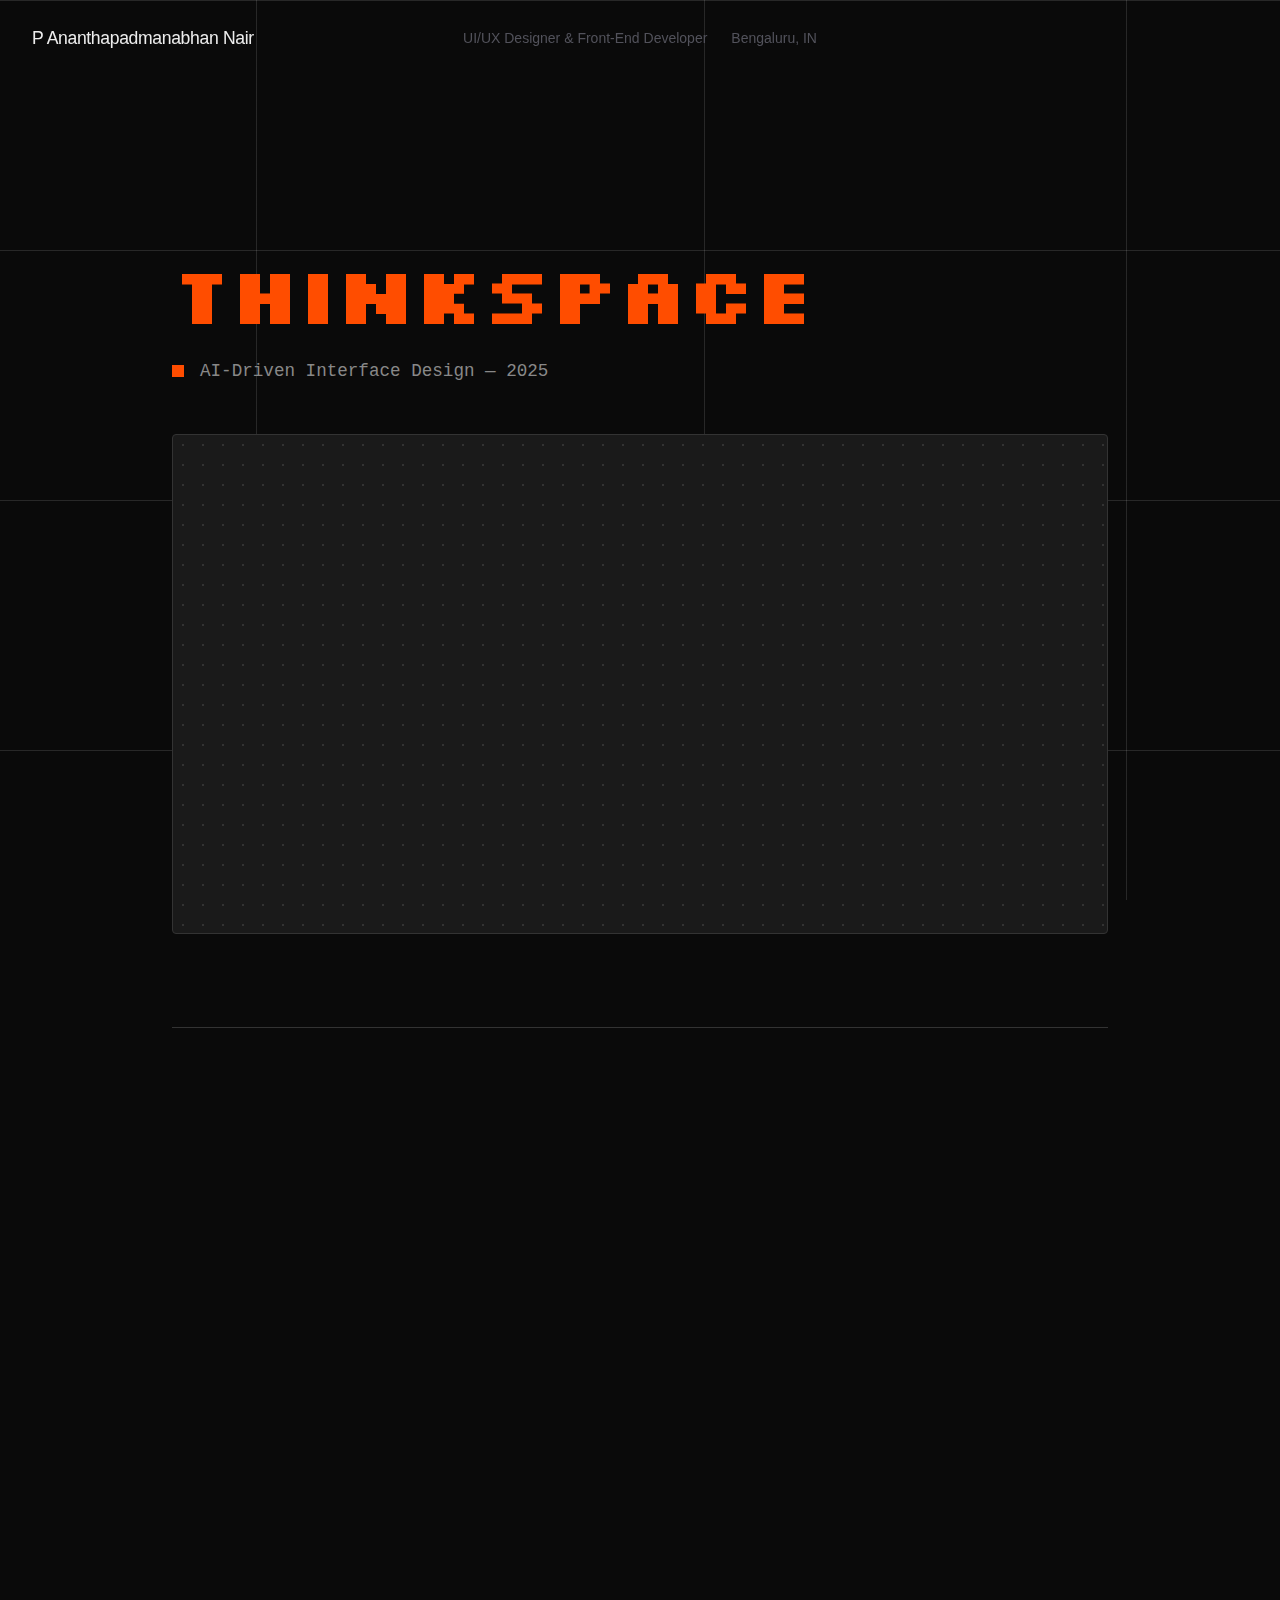
<file: thinkspace.html>
<!DOCTYPE html>
<html lang="en">

<head>
  <meta charset="UTF-8" />
  <meta name="viewport" content="width=device-width, initial-scale=1.0" />
  <title>Thinkspace — P Ananthapadmanabhan Nair</title>
  <link rel="stylesheet" href="styles.css" />
  <link rel="stylesheet" href="thinkspace.css" />
</head>

<body>
  <nav>
    <div class="container nav-content">
      <div class="nav-title">P Ananthapadmanabhan Nair</div>
      <div class="nav-info">
        <span>UI/UX Designer & Front-End Developer</span>
        <span>Bengaluru, IN</span>
      </div>
    </div>
  </nav>

  <main class="container project-page">
    <section class="project-hero">
      <h1 class="project-name">Thinkspace</h1>
      <p class="project-meta">AI-Driven Interface Design — 2025</p>
      <div class="hero-image"></div>
    </section>

    <section class="project-overview">
      <h2>The Vision</h2>
      <p>
        Thinkspace isn't just a design tool; it's a thinking partner. It explores how interfaces can adapt intelligently
        to user behavior and context, integrating AI-driven layouts and conversational design patterns. This project
        investigates how digital tools can feel more expressive, flexible, and human.
      </p>
    </section>

    <section class="project-overview">
      <h2>The Challenge</h2>
      <p>
        Traditional design tools are static. They require designers to manually translate abstract ideas into concrete
        pixels, often losing the nuance of the original thought in the process. The cognitive load of managing layers,
        constraints, and tokens can stifle creativity.
      </p>
    </section>

    <section class="project-overview">
      <h2>The Solution</h2>
      <p>
        Thinkspace introduces a "liquid interface" engine. Instead of fixed canvases, the workspace adapts to the
        designer's intent. If you're brainstorming, it offers an infinite whiteboard. If you're refining, it tightens
        into a structured grid. An embedded LLM acts as a co-pilot, suggesting layout variations and color harmonies in
        real-time.
      </p>
    </section>

    <section class="project-details">
      <div class="detail">
        <h3>Role</h3>
        <p>Product Design, Prototyping, Frontend Development</p>
      </div>
      <div class="detail">
        <h3>Tools</h3>
        <p>Figma, Framer, React, OpenAI API</p>
      </div>
      <div class="detail">
        <h3>Timeline</h3>
        <p>8 Weeks</p>
      </div>
    </section>

    <section class="project-highlights">
      <h2>Technical Deep Dive</h2>
      <p style="color: var(--p-text-muted); font-size: 1.1rem; margin-bottom: 2rem;">
        Built on a custom React renderer, Thinkspace leverages the OpenAI API for semantic understanding of user
        prompts. The layout engine uses a constraint-based solver to generate responsive compositions on the fly.
      </p>
      <ul>
        <li><strong>Adaptive Layout Engine</strong>: Uses Cassowary constraint solver for real-time UI generation.</li>
        <li><strong>Semantic Intent</strong>: GPT-4 integration to translate natural language into design tokens.</li>
        <li><strong>Local-First Sync</strong>: CRDT-based state management for zero-latency collaboration.</li>
      </ul>
    </section>

    <section class="project-gallery">
      <div class="gallery-item"></div>
      <div class="gallery-item"></div>
    </section>

    <a href="index.html" class="back-link">← Back to Portfolio</a>
  </main>
  <script src="script.js"></script>
</body>

</html>
</file>
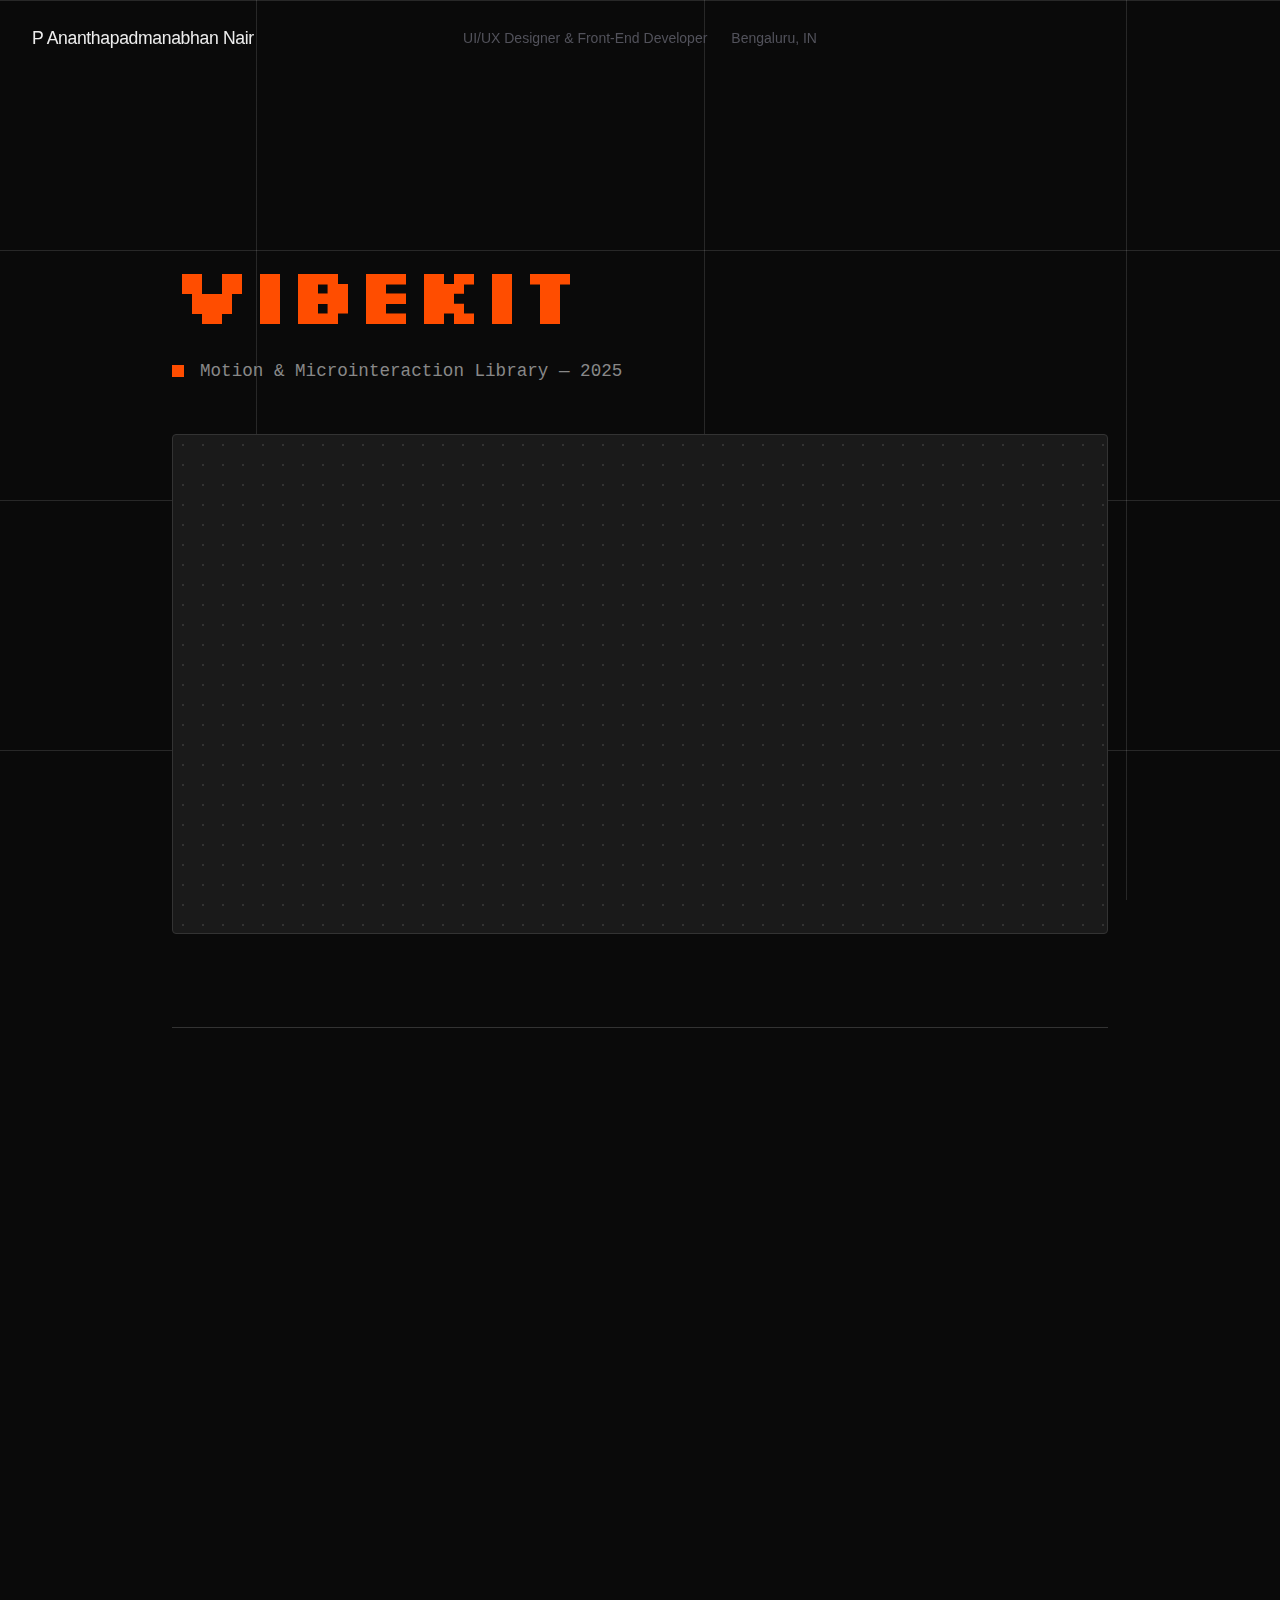
<file: vibekit.html>
<!DOCTYPE html>
<html lang="en">

<head>
    <meta charset="UTF-8">
    <meta name="viewport" content="width=device-width,initial-scale=1.0">
    <title>VibeKit — P Ananthapadmanabhan Nair</title>
    <link rel="stylesheet" href="styles.css">
    <link rel="stylesheet" href="vibekit.css">
</head>

<body>
    <nav>
        <div class="container nav-content">
            <div class="nav-title"> P Ananthapadmanabhan Nair</div>
            <div class="nav-info"><span>UI/UX Designer & Front-End Developer</span><span>Bengaluru, IN</span></div>
        </div>
    </nav>
    <main class="container project-page">
        <section class="project-hero">
            <h1 class="project-name">VibeKit</h1>
            <p class="project-meta">Motion & Microinteraction Library — 2025</p>
            <div class="hero-image"></div>
        </section>

        <section class="project-overview">
            <h2>The Vision</h2>
            <p>VibeKit isn't just about making things move; it's about making them feel alive. It documents and codifies
                motion patterns across interfaces, focusing on emotional rhythm and user feedback through
                micro-animation.</p>
        </section>

        <section class="project-overview">
            <h2>The Philosophy</h2>
            <p>Motion is often an afterthought in UI design. VibeKit treats motion as a primary design material, equal
                to color and typography. It establishes a "physics" for the digital world—defining mass, friction, and
                tension to create interfaces that feel tactile and responsive.</p>
        </section>

        <section class="project-details">
            <div class="detail">
                <h3>Role</h3>
                <p>Motion Design, Component Prototyping</p>
            </div>
            <div class="detail">
                <h3>Tools</h3>
                <p>Framer, After Effects, React Spring</p>
            </div>
            <div class="detail">
                <h3>Deliverables</h3>
                <p>NPM Package, Documentation Site</p>
            </div>
        </section>

        <section class="project-highlights">
            <h2>Technical Deep Dive</h2>
            <p style="color: var(--p-text-muted); font-size: 1.1rem; margin-bottom: 2rem;">
                VibeKit is built on top of React Spring, exposing a set of pre-configured hooks and components that
                enforce consistent physics across the application.
            </p>
            <ul>
                <li><strong>Physics-Based Animation</strong>: No durations, only springs. Animations adapt to velocity
                    and interruption.</li>
                <li><strong>Gesture Recognition</strong>: Integrated drag-and-toss interactions that feel natural on
                    touch devices.</li>
                <li><strong>Reduced Cognitive Load</strong>: Uses spatial transitions to help users build a mental model
                    of the app structure.</li>
            </ul>
        </section>

        <section class="project-gallery">
            <div class="gallery-item"></div>
            <div class="gallery-item"></div>
        </section>
        <a href="index.html" class="back-link">← Back to Portfolio</a>
    </main>
    <script src="script.js"></script>
</body>

</html>
</file>
<file: forma.css>
/* Forma Project Styles */
@import url('https://fonts.googleapis.com/css2?family=Silkscreen:wght@400;700&display=swap');

:root {
    --p-accent: #ff4d00;
    /* Vibrant Orange */
    --p-bg: #0a0a0a;
    --p-text: #ededed;
    --p-text-muted: #888;
    --font-pixel: 'Silkscreen', cursive;
    --font-mono: 'JetBrains Mono', monospace;
}

body {
    background-color: var(--p-bg);
    color: var(--p-text);
}

/* Override/Additions to base styles */
.project-page {
    padding-top: 8rem;
    max-width: 1000px;
}

.project-hero {
    margin-bottom: 3rem;
    border-bottom: 1px solid #333;
    padding-bottom: 4rem;
}

.project-name {
    font-family: var(--font-pixel);
    font-size: clamp(3rem, 8vw, 5rem);
    line-height: 1;
    color: var(--p-accent);
    text-transform: uppercase;
    margin-bottom: 1.5rem;
    letter-spacing: -2px;
}

.project-meta {
    font-family: var(--font-mono);
    color: var(--p-text-muted);
    font-size: 1.1rem;
    margin-bottom: 3rem;
    display: flex;
    align-items: center;
    gap: 1rem;
}

.project-meta::before {
    content: '';
    display: inline-block;
    width: 12px;
    height: 12px;
    background-color: var(--p-accent);
}

.hero-image {
    width: 100%;
    height: 500px;
    background-color: #1a1a1a;
    border: 1px solid #333;
    border-radius: 4px;
    position: relative;
    overflow: hidden;
    /* Placeholder pattern */
    background-image: radial-gradient(#333 1px, transparent 1px);
    background-size: 20px 20px;
}

.project-overview {
    margin-bottom: 3rem;
}

.project-overview h2,
.project-highlights h2 {
    font-family: var(--font-pixel);
    font-size: 1.8rem;
    margin-bottom: 2rem;
    color: var(--p-text);
}

.project-overview p {
    font-size: 1.25rem;
    line-height: 1.7;
    color: var(--p-text-muted);
    max-width: 800px;
}

.project-details {
    display: grid;
    grid-template-columns: repeat(auto-fit, minmax(250px, 1fr));
    gap: 3rem;
    margin-bottom: 3rem;
    padding: 3rem;
    border: 1px solid #333;
    background: #111;
}

.detail h3 {
    font-family: var(--font-mono);
    font-size: 0.9rem;
    text-transform: uppercase;
    color: var(--p-accent);
    margin-bottom: 1rem;
    letter-spacing: 1px;
}

.detail p {
    font-size: 1.1rem;
    color: var(--p-text);
}

.project-highlights ul {
    list-style: none;
    padding: 0;
}

.project-highlights li {
    font-size: 1.2rem;
    margin-bottom: 1.5rem;
    padding-left: 2rem;
    position: relative;
    color: var(--p-text-muted);
}

.project-highlights li::before {
    content: '>';
    position: absolute;
    left: 0;
    color: var(--p-accent);
    font-family: var(--font-mono);
}

.project-gallery {
    display: grid;
    gap: 2rem;
    margin-bottom: 3rem;
}

.gallery-item {
    width: 100%;
    height: 400px;
    background: #1a1a1a;
    border: 1px solid #333;
}

.back-link {
    display: inline-block;
    font-family: var(--font-pixel);
    color: var(--p-text);
    text-decoration: none;
    font-size: 1.2rem;
    margin-bottom: 4rem;
    padding: 1rem 2rem;
    border: 1px solid #333;
    transition: all 0.2s;
}

.back-link:hover {
    background: var(--p-accent);
    color: #000;
    border-color: var(--p-accent);
}
</file>
<file: neonfolio.css>
/* Neonfolio Project Styles */
@import url('https://fonts.googleapis.com/css2?family=Silkscreen:wght@400;700&display=swap');

:root {
    --p-accent: #ff4d00;
    /* Vibrant Orange */
    --p-bg: #0a0a0a;
    --p-text: #ededed;
    --p-text-muted: #888;
    --font-pixel: 'Silkscreen', cursive;
    --font-mono: 'JetBrains Mono', monospace;
}

body {
    background-color: var(--p-bg);
    color: var(--p-text);
}

/* Override/Additions to base styles */
.project-page {
    padding-top: 8rem;
    max-width: 1000px;
}

.project-hero {
    margin-bottom: 3rem;
    border-bottom: 1px solid #333;
    padding-bottom: 4rem;
}

.project-name {
    font-family: var(--font-pixel);
    font-size: clamp(3rem, 8vw, 5rem);
    line-height: 1;
    color: var(--p-accent);
    text-transform: uppercase;
    margin-bottom: 1.5rem;
    letter-spacing: -2px;
}

.project-meta {
    font-family: var(--font-mono);
    color: var(--p-text-muted);
    font-size: 1.1rem;
    margin-bottom: 3rem;
    display: flex;
    align-items: center;
    gap: 1rem;
}

.project-meta::before {
    content: '';
    display: inline-block;
    width: 12px;
    height: 12px;
    background-color: var(--p-accent);
}

.hero-image {
    width: 100%;
    height: 500px;
    background-color: #1a1a1a;
    border: 1px solid #333;
    border-radius: 4px;
    position: relative;
    overflow: hidden;
    /* Placeholder pattern */
    background-image: radial-gradient(#333 1px, transparent 1px);
    background-size: 20px 20px;
}

.project-overview {
    margin-bottom: 3rem;
}

.project-overview h2,
.project-highlights h2 {
    font-family: var(--font-pixel);
    font-size: 1.8rem;
    margin-bottom: 2rem;
    color: var(--p-text);
}

.project-overview p {
    font-size: 1.25rem;
    line-height: 1.7;
    color: var(--p-text-muted);
    max-width: 800px;
}

.project-details {
    display: grid;
    grid-template-columns: repeat(auto-fit, minmax(250px, 1fr));
    gap: 3rem;
    margin-bottom: 3rem;
    padding: 3rem;
    border: 1px solid #333;
    background: #111;
}

.detail h3 {
    font-family: var(--font-mono);
    font-size: 0.9rem;
    text-transform: uppercase;
    color: var(--p-accent);
    margin-bottom: 1rem;
    letter-spacing: 1px;
}

.detail p {
    font-size: 1.1rem;
    color: var(--p-text);
}

.project-highlights ul {
    list-style: none;
    padding: 0;
}

.project-highlights li {
    font-size: 1.2rem;
    margin-bottom: 1.5rem;
    padding-left: 2rem;
    position: relative;
    color: var(--p-text-muted);
}

.project-highlights li::before {
    content: '>';
    position: absolute;
    left: 0;
    color: var(--p-accent);
    font-family: var(--font-mono);
}

.project-gallery {
    display: grid;
    gap: 2rem;
    margin-bottom: 3rem;
}

.gallery-item {
    width: 100%;
    height: 400px;
    background: #1a1a1a;
    border: 1px solid #333;
}

.back-link {
    display: inline-block;
    font-family: var(--font-pixel);
    color: var(--p-text);
    text-decoration: none;
    font-size: 1.2rem;
    margin-bottom: 4rem;
    padding: 1rem 2rem;
    border: 1px solid #333;
    transition: all 0.2s;
}

.back-link:hover {
    background: var(--p-accent);
    color: #000;
    border-color: var(--p-accent);
}
</file>
<file: thinkspace.css>
/* Thinkspace Project Styles */
@import url('https://fonts.googleapis.com/css2?family=Silkscreen:wght@400;700&display=swap');

:root {
    --p-accent: #ff4d00;
    /* Vibrant Orange */
    --p-bg: #0a0a0a;
    --p-text: #ededed;
    --p-text-muted: #888;
    --font-pixel: 'Silkscreen', cursive;
    --font-mono: 'JetBrains Mono', monospace;
}

body {
    background-color: var(--p-bg);
    color: var(--p-text);
}

/* Override/Additions to base styles */
.project-page {
    padding-top: 8rem;
    max-width: 1000px;
}

.project-hero {
    margin-bottom: 3rem;
    border-bottom: 1px solid #333;
    padding-bottom: 4rem;
}

.project-name {
    font-family: var(--font-pixel);
    font-size: clamp(3rem, 8vw, 5rem);
    line-height: 1;
    color: var(--p-accent);
    text-transform: uppercase;
    margin-bottom: 1.5rem;
    letter-spacing: -2px;
}

.project-meta {
    font-family: var(--font-mono);
    color: var(--p-text-muted);
    font-size: 1.1rem;
    margin-bottom: 3rem;
    display: flex;
    align-items: center;
    gap: 1rem;
}

.project-meta::before {
    content: '';
    display: inline-block;
    width: 12px;
    height: 12px;
    background-color: var(--p-accent);
}

.hero-image {
    width: 100%;
    height: 500px;
    background-color: #1a1a1a;
    border: 1px solid #333;
    border-radius: 4px;
    position: relative;
    overflow: hidden;
    /* Placeholder pattern */
    background-image: radial-gradient(#333 1px, transparent 1px);
    background-size: 20px 20px;
}

.project-overview {
    margin-bottom: 3rem;
}

.project-overview h2,
.project-highlights h2 {
    font-family: var(--font-pixel);
    font-size: 1.8rem;
    margin-bottom: 2rem;
    color: var(--p-text);
}

.project-overview p {
    font-size: 1.25rem;
    line-height: 1.7;
    color: var(--p-text-muted);
    max-width: 800px;
}

.project-details {
    display: grid;
    grid-template-columns: repeat(auto-fit, minmax(250px, 1fr));
    gap: 3rem;
    margin-bottom: 3rem;
    padding: 3rem;
    border: 1px solid #333;
    background: #111;
}

.detail h3 {
    font-family: var(--font-mono);
    font-size: 0.9rem;
    text-transform: uppercase;
    color: var(--p-accent);
    margin-bottom: 1rem;
    letter-spacing: 1px;
}

.detail p {
    font-size: 1.1rem;
    color: var(--p-text);
}

.project-highlights ul {
    list-style: none;
    padding: 0;
}

.project-highlights li {
    font-size: 1.2rem;
    margin-bottom: 1.5rem;
    padding-left: 2rem;
    position: relative;
    color: var(--p-text-muted);
}

.project-highlights li::before {
    content: '>';
    position: absolute;
    left: 0;
    color: var(--p-accent);
    font-family: var(--font-mono);
}

.project-gallery {
    display: grid;
    gap: 2rem;
    margin-bottom: 3rem;
}

.gallery-item {
    width: 100%;
    height: 400px;
    background: #1a1a1a;
    border: 1px solid #333;
}

.back-link {
    display: inline-block;
    font-family: var(--font-pixel);
    color: var(--p-text);
    text-decoration: none;
    font-size: 1.2rem;
    margin-bottom: 4rem;
    padding: 1rem 2rem;
    border: 1px solid #333;
    transition: all 0.2s;
}

.back-link:hover {
    background: var(--p-accent);
    color: #000;
    border-color: var(--p-accent);
}
</file>
<file: vibekit.css>
/* VibeKit Project Styles */
@import url('https://fonts.googleapis.com/css2?family=Silkscreen:wght@400;700&display=swap');

:root {
    --p-accent: #ff4d00;
    /* Vibrant Orange */
    --p-bg: #0a0a0a;
    --p-text: #ededed;
    --p-text-muted: #888;
    --font-pixel: 'Silkscreen', cursive;
    --font-mono: 'JetBrains Mono', monospace;
}

body {
    background-color: var(--p-bg);
    color: var(--p-text);
}

/* Override/Additions to base styles */
.project-page {
    padding-top: 8rem;
    max-width: 1000px;
}

.project-hero {
    margin-bottom: 3rem;
    border-bottom: 1px solid #333;
    padding-bottom: 4rem;
}

.project-name {
    font-family: var(--font-pixel);
    font-size: clamp(3rem, 8vw, 5rem);
    line-height: 1;
    color: var(--p-accent);
    text-transform: uppercase;
    margin-bottom: 1.5rem;
    letter-spacing: -2px;
}

.project-meta {
    font-family: var(--font-mono);
    color: var(--p-text-muted);
    font-size: 1.1rem;
    margin-bottom: 3rem;
    display: flex;
    align-items: center;
    gap: 1rem;
}

.project-meta::before {
    content: '';
    display: inline-block;
    width: 12px;
    height: 12px;
    background-color: var(--p-accent);
}

.hero-image {
    width: 100%;
    height: 500px;
    background-color: #1a1a1a;
    border: 1px solid #333;
    border-radius: 4px;
    position: relative;
    overflow: hidden;
    /* Placeholder pattern */
    background-image: radial-gradient(#333 1px, transparent 1px);
    background-size: 20px 20px;
}

.project-overview {
    margin-bottom: 3rem;
}

.project-overview h2,
.project-highlights h2 {
    font-family: var(--font-pixel);
    font-size: 1.8rem;
    margin-bottom: 2rem;
    color: var(--p-text);
}

.project-overview p {
    font-size: 1.25rem;
    line-height: 1.7;
    color: var(--p-text-muted);
    max-width: 800px;
}

.project-details {
    display: grid;
    grid-template-columns: repeat(auto-fit, minmax(250px, 1fr));
    gap: 3rem;
    margin-bottom: 3rem;
    padding: 3rem;
    border: 1px solid #333;
    background: #111;
}

.detail h3 {
    font-family: var(--font-mono);
    font-size: 0.9rem;
    text-transform: uppercase;
    color: var(--p-accent);
    margin-bottom: 1rem;
    letter-spacing: 1px;
}

.detail p {
    font-size: 1.1rem;
    color: var(--p-text);
}

.project-highlights ul {
    list-style: none;
    padding: 0;
}

.project-highlights li {
    font-size: 1.2rem;
    margin-bottom: 1.5rem;
    padding-left: 2rem;
    position: relative;
    color: var(--p-text-muted);
}

.project-highlights li::before {
    content: '>';
    position: absolute;
    left: 0;
    color: var(--p-accent);
    font-family: var(--font-mono);
}

.project-gallery {
    display: grid;
    gap: 2rem;
    margin-bottom: 3rem;
}

.gallery-item {
    width: 100%;
    height: 400px;
    background: #1a1a1a;
    border: 1px solid #333;
}

.back-link {
    display: inline-block;
    font-family: var(--font-pixel);
    color: var(--p-text);
    text-decoration: none;
    font-size: 1.2rem;
    margin-bottom: 4rem;
    padding: 1rem 2rem;
    border: 1px solid #333;
    transition: all 0.2s;
}

.back-link:hover {
    background: var(--p-accent);
    color: #000;
    border-color: var(--p-accent);
}
</file>
<file: styles.css>
/* RESET & CORE */
:root {
  --bg-primary: #0a0a0a;
  --bg-secondary: #121212;
  --text-primary: #ededed;
  --text-secondary: #a1a1aa;
  --text-muted: #52525b;
  --accent: #eab308;
  /* Gold/Yellow accent */
  --accent-glow: rgba(234, 179, 8, 0.15);
  --border: #27272a;
  --border-light: rgba(255, 255, 255, 0.08);
  --font-main: 'IBM Plex Sans', -apple-system, BlinkMacSystemFont, sans-serif;
  --font-mono: 'JetBrains Mono', 'Consolas', monospace;
  --ease-out: cubic-bezier(0.215, 0.61, 0.355, 1);
  --theme-toggle-size: 40px;
}

[data-theme="light"] {
  --bg-primary: #f0f0f0;
  --bg-secondary: #ffffff;
  --text-primary: #18181b;
  --text-secondary: #52525b;
  --text-muted: #71717a;
  --border: #e4e4e7;
  --border-light: rgba(0, 0, 0, 0.08);
}

* {
  margin: 0;
  padding: 0;
  box-sizing: border-box;
}

/* LOADING SCREEN */
.loader-screen {
  position: fixed;
  inset: 0;
  background-color: #000;
  z-index: 9999;
  display: flex;
  align-items: center;
  padding-left: 5vw;
  /* Left aligned as requested */
  transition: transform 1s cubic-bezier(0.87, 0, 0.13, 1);
  /* Curtained ease */
}

.loader-text-container {
  font-family: var(--font-display);
  color: #888;
  /* Muted grey */
  font-size: clamp(1.5rem, 4vw, 2.5rem);
  line-height: 1.2;
}

.loader-name {
  color: #fff;
  font-weight: 500;
}

.loader-role {
  color: #666;
}

.loader-screen.exit {
  transform: translateY(-100%);
  /* Slide UP */
}

.loader-text-container.fade-out {
  opacity: 0;
  transition: opacity 0.5s ease;
}

html {
  scroll-behavior: smooth;
}

/* Base body hidden initially to allow slide-in effect */
body {
  font-family: var(--font-main);
  background-color: var(--bg-primary);
  color: var(--text-primary);
  font-size: 16px;
  line-height: 1.6;
  -webkit-font-smoothing: antialiased;
  /* Asymmetrical Swiss Grid (Sharp) */
  background-size: 100% 100vh, 100% 250px;
  background-image:
    /* Vertical Lines (Uneven: 20%, 55%, 88%) */
    linear-gradient(to right,
      transparent 20%, rgba(255, 255, 255, 0.12) 20%, rgba(255, 255, 255, 0.12) calc(20% + 1px),
      transparent calc(20% + 1px), transparent 55%, rgba(255, 255, 255, 0.12) 55%, rgba(255, 255, 255, 0.12) calc(55% + 1px),
      transparent calc(55% + 1px), transparent 88%, rgba(255, 255, 255, 0.12) 88%, rgba(255, 255, 255, 0.12) calc(88% + 1px),
      transparent calc(88% + 1px)),
    /* Horizontal Lines (Regular Rhythm) */
    linear-gradient(to bottom, rgba(255, 255, 255, 0.12) 1px, transparent 1px);
  background-attachment: fixed;
  background-repeat: no-repeat, repeat-y;
}

/* New Wrapper Styling */
.main-content {
  opacity: 0;
  transform: translateY(100px);
  /* The "Slide from Below" effect requested */
  transition: opacity 1s ease, transform 1s ease;
}

body.loaded .main-content {
  opacity: 1;
  transform: translateY(0);
}

body.loaded {
  overflow-y: auto;
}

/* UTILITIES */
.container {
  max-width: 1400px;
  margin: 0 auto;
  padding: 0 2rem;
}

.section-label {
  font-family: var(--font-mono);
  font-size: 0.875rem;
  letter-spacing: 0.1em;
  text-transform: uppercase;
  color: var(--accent);
  margin-bottom: 1.5rem;
  display: inline-block;
  position: relative;
}

.section-label::before {
  content: '';
  display: inline-block;
  width: 8px;
  height: 8px;
  background-color: var(--accent);
  margin-right: 10px;
  border-radius: 50%;
}

/* SCROLLYTELLING SECTIONS */
section {
  min-height: 100vh;
  display: flex;
  flex-direction: column;
  justify-content: center;
  position: relative;
  padding: 6rem 0;
  opacity: 0;
  transform: translateY(20px);
  transition: opacity 0.8s var(--ease-out), transform 0.8s var(--ease-out);
}

section.visible {
  opacity: 1;
  transform: translateY(0);
}

/* NAVIGATION */
nav {
  position: fixed;
  top: 0;
  left: 0;
  width: 100%;
  padding: 1.5rem 0;
  z-index: 1000;
  transition: background-color 0.3s ease, padding 0.3s ease;
}

nav.scrolled {
  background-color: rgba(10, 10, 10, 0.8);
  backdrop-filter: blur(12px);
  padding: 1rem 0;
  border-bottom: 1px solid var(--border-light);
}

.nav-content {
  display: flex;
  justify-content: space-between;
  align-items: center;
  position: relative;
  /* Context for absolute positioning */
}

.nav-info {
  display: flex;
  gap: 1.5rem;
  font-size: 0.875rem;
  color: var(--text-secondary);
  position: absolute;
  /* Take out of flow */
  left: 50%;
  transform: translateX(-50%);
  width: max-content;
  /* Ensure it stays in one line */
  pointer-events: none;
  /* Let clicks pass through if needed */
}

.nav-actions {
  display: flex;
  align-items: center;
  gap: 1.5rem;
  /* Push to right automatically due to flex space-between on parent, 
     but since center is absolute, this works naturally with justify-content: space-between 
     which puts first item left and last item right */
}

.nav-title {
  font-family: var(--font-display);
  font-weight: 500;
  font-size: 1.1rem;
  letter-spacing: -0.02em;
  display: flex;
  align-items: center;
  cursor: default;
}

.logo-initial {
  color: var(--text-primary);
}

.logo-prefix,
.logo-rest {
  font-family: var(--font-display);
  color: var(--text-secondary);
  max-width: 0;
  opacity: 0;
  overflow: hidden;
  white-space: nowrap;
  /* Smoother transition properties */
  transition:
    max-width 1.2s cubic-bezier(0.22, 1, 0.36, 1),
    opacity 1.2s cubic-bezier(0.22, 1, 0.36, 1),
    transform 1.2s cubic-bezier(0.22, 1, 0.36, 1);
  transform: translateX(-10px);
  /* Start slightly shifted */
}

.nav-title:hover .logo-prefix,
.nav-title:hover .logo-rest {
  transform: translateX(0);
  /* Slide into place */
}

.nav-title:hover .logo-prefix {
  max-width: 30px;
  /* Space for "P " */
  opacity: 1;
}

.nav-title:hover .logo-rest {
  max-width: 300px;
  /* Increased for longer name */
  opacity: 1;
  color: var(--text-primary);
}

.nav-info {
  display: flex;
  gap: 1.5rem;
  font-size: 0.875rem;
  color: var(--text-secondary);
}

.nav-actions {
  display: flex;
  align-items: center;
  gap: 1.5rem;
}

/* THEME TOGGLE */
.theme-toggle {
  width: var(--theme-toggle-size);
  height: var(--theme-toggle-size);
  border-radius: 50%;
  border: 1px solid var(--border);
  background: var(--bg-secondary);
  color: var(--text-primary);
  display: flex;
  align-items: center;
  justify-content: center;
  cursor: pointer;
  transition: all 0.2s ease;
}

.theme-toggle:hover {
  border-color: var(--accent);
  color: var(--accent);
}

/* RESUME BUTTON */
.resume-btn {
  font-family: var(--font-mono);
  font-size: 0.85rem;
  color: var(--text-primary);
  text-decoration: none;
  border: 1px solid var(--border);
  padding: 0.5rem 1rem;
  border-radius: 8px;
  background: var(--bg-secondary);
  transition: all 0.2s ease;
}

.resume-btn:hover {
  border-color: var(--accent);
  color: var(--accent);
}

/* HERO / ABOUT SECTION */
.about-section {
  align-items: flex-start;
}

.hero-layout {
  display: grid;
  grid-template-columns: 200px 1fr;
  gap: 4rem;
  align-items: start;
}

/* Audience Sidebar */
.hero-sidebar {
  position: sticky;
  top: 6rem;
  /* Stick content when scrolling */
  margin-left: -3rem;
  /* Pull to the left edge */
}

.audience-list {
  display: flex;
  flex-direction: column;
  gap: 1rem;
  font-family: var(--font-main);
  font-size: 1rem;
  font-weight: 500;
}

.audience-list span {
  color: var(--text-secondary);
  opacity: 0.6;
  cursor: pointer;
  transition: all 0.3s ease;
}

.audience-list span:hover {
  opacity: 1;
  color: var(--text-primary);
  transform: translateX(5px);
}

.audience-list span.active {
  color: var(--text-primary);
  opacity: 1;
}

.hero-text {
  font-size: clamp(2rem, 5vw, 3.5rem);
  line-height: 1.1;
  font-weight: 500;
  max-width: 900px;
  margin-bottom: 3rem;
  letter-spacing: -0.03em;
  margin-top: -0.5rem;
  /* Align top with sidebar */
  transition: opacity 0.3s ease, transform 0.3s ease;
}

.hero-text span {
  color: var(--text-secondary);
}

.hero-text a {
  color: var(--text-primary);
  text-decoration: none;
  border-bottom: 2px solid var(--accent);
  transition: color 0.2s ease, border-color 0.2s ease;
}

.hero-text a:hover {
  color: var(--accent);
  border-color: transparent;
}

/* SKILLS GRID */
.skills-grid {
  display: grid;
  grid-template-columns: repeat(auto-fit, minmax(300px, 1fr));
  gap: 2rem;
  width: 100%;
}

.skill-item {
  padding: 2rem;
  background: var(--bg-secondary);
  border: 1px solid var(--border);
  border-radius: 12px;
  transition: transform 0.3s var(--ease-out), border-color 0.3s ease;
}

.skill-item:hover {
  transform: translateY(-5px);
  border-color: var(--accent);
}

.skill-item h3 {
  font-size: 1.25rem;
  margin-bottom: 1rem;
  color: var(--text-primary);
}

.skill-item p {
  color: var(--text-secondary);
  font-size: 0.95rem;
}

/* PROJECTS BENTO GRID */
.projects-section {
  padding-top: 4rem;
}

.bento-grid {
  display: grid;
  grid-template-columns: repeat(4, 1fr);
  grid-auto-rows: 280px;
  gap: 1.5rem;
  width: 100%;
}

.bento-card {
  position: relative;
  border-radius: 16px;
  overflow: hidden;
  text-decoration: none;
  color: white;
  background: var(--bg-secondary);
  border: 1px solid var(--border);
  transition: all 0.4s var(--ease-out);
  display: flex;
  flex-direction: column;
  justify-content: flex-end;
  padding: 2rem;
}

.bento-card::before {
  content: '';
  position: absolute;
  inset: 0;
  background: linear-gradient(to top, rgba(0, 0, 0, 0.8), transparent);
  z-index: 1;
  opacity: 0.6;
  transition: opacity 0.3s ease;
}

.bento-card:hover {
  transform: scale(1.02);
  border-color: var(--accent);
  box-shadow: 0 20px 40px -10px rgba(0, 0, 0, 0.5);
}

/* Spotlight Glow */
.bento-card::after {
  content: "";
  position: absolute;
  inset: 0;
  background: radial-gradient(800px circle at var(--mouse-x) var(--mouse-y),
      rgba(255, 255, 255, 0.06),
      transparent 40%);
  z-index: 1;
  opacity: 0;
  transition: opacity 0.5s ease;
  pointer-events: none;
}

.bento-grid:hover .bento-card::after {
  opacity: 1;
}

/* Time Status */
.time-status {
  font-family: var(--font-mono);
}

.time-status-dot {
  display: inline-block;
  width: 8px;
  height: 8px;
  background-color: #22c55e;
  border-radius: 50%;
  margin-right: 6px;
  animation: pulse 2s infinite;
}

.time-status.offline .time-status-dot {
  background-color: #f59e0b;
  /* Amber for snoozing */
  animation: none;
}

@keyframes pulse {
  0% {
    box-shadow: 0 0 0 0 rgba(34, 197, 94, 0.4);
  }

  70% {
    box-shadow: 0 0 0 6px rgba(34, 197, 94, 0);
  }

  100% {
    box-shadow: 0 0 0 0 rgba(34, 197, 94, 0);
  }
}

.bento-card:hover::before {
  opacity: 0.8;
}

.bento-card .info {
  position: relative;
  z-index: 2;
  transform: translateY(10px);
  transition: transform 0.3s var(--ease-out);
}

.bento-card:hover .info {
  transform: translateY(0);
}

.bento-card h3 {
  font-size: 1.5rem;
  font-weight: 600;
  margin-bottom: 0.5rem;
}

.bento-card p {
  font-family: var(--font-mono);
  font-size: 0.875rem;
  color: rgba(255, 255, 255, 0.7);
}

/* Grid Spans */
.bento-card.large {
  grid-column: span 2;
  grid-row: span 2;
}

.bento-card.wide {
  grid-column: span 2;
}

.bento-card.tall {
  grid-row: span 2;
}


/* Gradients/Backgrounds for Cards */
.gradient-1 {
  background: linear-gradient(45deg, #2d2d2d, #1a1a1a);
}

.gradient-2 {
  background: linear-gradient(45deg, #333, #1f1f1f);
}

.gradient-3 {
  background: linear-gradient(45deg, #2a2a2a, #151515);
}

.gradient-4 {
  background: linear-gradient(45deg, #303030, #1b1b1b);
}

.gradient-5 {
  background: linear-gradient(45deg, #252525, #101010);
}

.gradient-6 {
  background: linear-gradient(45deg, #2e2e2e, #181818);
}

.gradient-7 {
  background: linear-gradient(45deg, #353535, #202020);
}

.vibekit-card {
  background-image: url('images/vibekit-cover.jpg');
  background-size: cover;
  background-position: center;
  background-repeat: no-repeat;
}

.echo-card {
  background-image: url('images/echo1.jpg');
  background-size: cover;
  background-position: center;
  background-repeat: no-repeat;
}

.thinkspace-card {
  background-image: url('images/thinkspace1.jpg');
  background-size: cover;
  background-position: center;
  background-repeat: no-repeat;
}

/* PERSONAL SECTION */
.personal-about {
  min-height: auto;
  /* Allow flexible height */
  padding: 8rem 0;
}

.personal-grid {
  display: grid;
  grid-template-columns: 1.5fr 1fr;
  gap: 4rem;
  align-items: center;
}

.personal-text p {
  font-size: 1.125rem;
  color: var(--text-secondary);
  margin-bottom: 1.5rem;
}

.personal-text strong {
  color: var(--text-primary);
  font-weight: 600;
}

.personal-image img {
  width: 100%;
  border-radius: 24px;
  filter: grayscale(100%);
  transition: filter 0.5s ease;
}

.personal-image img:hover {
  filter: grayscale(0%);
}

/* FOOTER */
footer {
  padding: 4rem 0;
  border-top: 1px solid var(--border);
  background: var(--bg-secondary);
}

.footer-content {
  display: flex;
  justify-content: space-between;
  align-items: flex-start;
}

.footer-links {
  display: flex;
  gap: 2rem;
}

.footer-links a {
  color: var(--text-secondary);
  text-decoration: none;
  font-size: 0.95rem;
  transition: color 0.2s ease;
}

.footer-links a:hover {
  color: var(--text-primary);
}

/* RESPONSIVE */
@media (max-width: 1024px) {
  .hero-layout {
    grid-template-columns: 1fr;
  }

  .hero-sidebar {
    display: none;
  }

  .bento-grid {
    grid-template-columns: repeat(2, 1fr);
  }

  .bento-card.large {
    grid-column: span 2;
  }

  .bento-card.wide {
    grid-column: span 2;
  }
}

@media (max-width: 768px) {
  .hero-text {
    font-size: 2rem;
  }

  .personal-grid {
    grid-template-columns: 1fr;
  }

  .footer-content {
    flex-direction: column;
    gap: 2rem;
  }

  .bento-grid {
    grid-template-columns: 1fr;
  }

  .bento-card {
    grid-column: span 1 !important;
    grid-row: span 1 !important;
  }
}

/* Footer Social Icons */
.social-icon {
  width: 24px;
  height: 24px;
  object-fit: contain;
  opacity: 0.7;
  transition: opacity 0.2s ease, transform 0.2s ease;
  filter: invert(1);
  /* Invert to make them white on dark bg */
}

.footer-links a:hover .social-icon {
  opacity: 1;
  transform: translateY(-2px);
}
</file>
